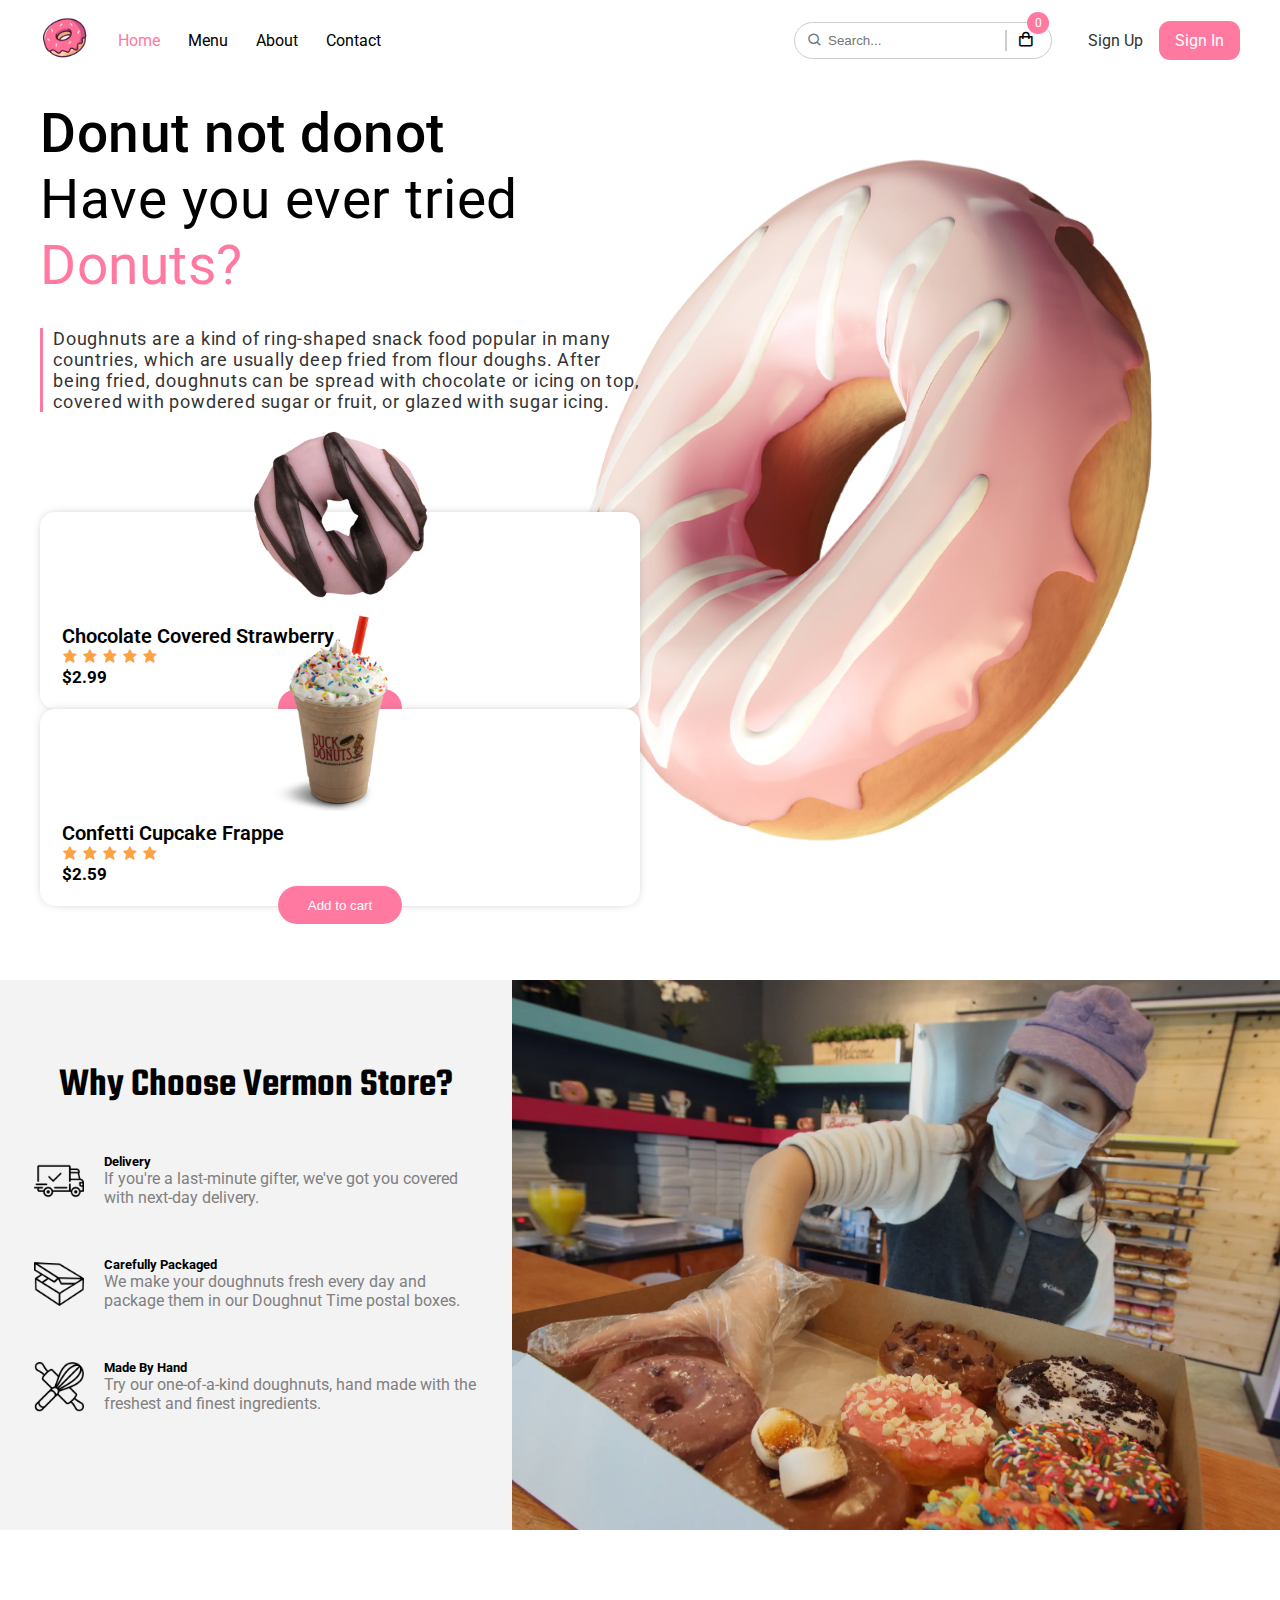
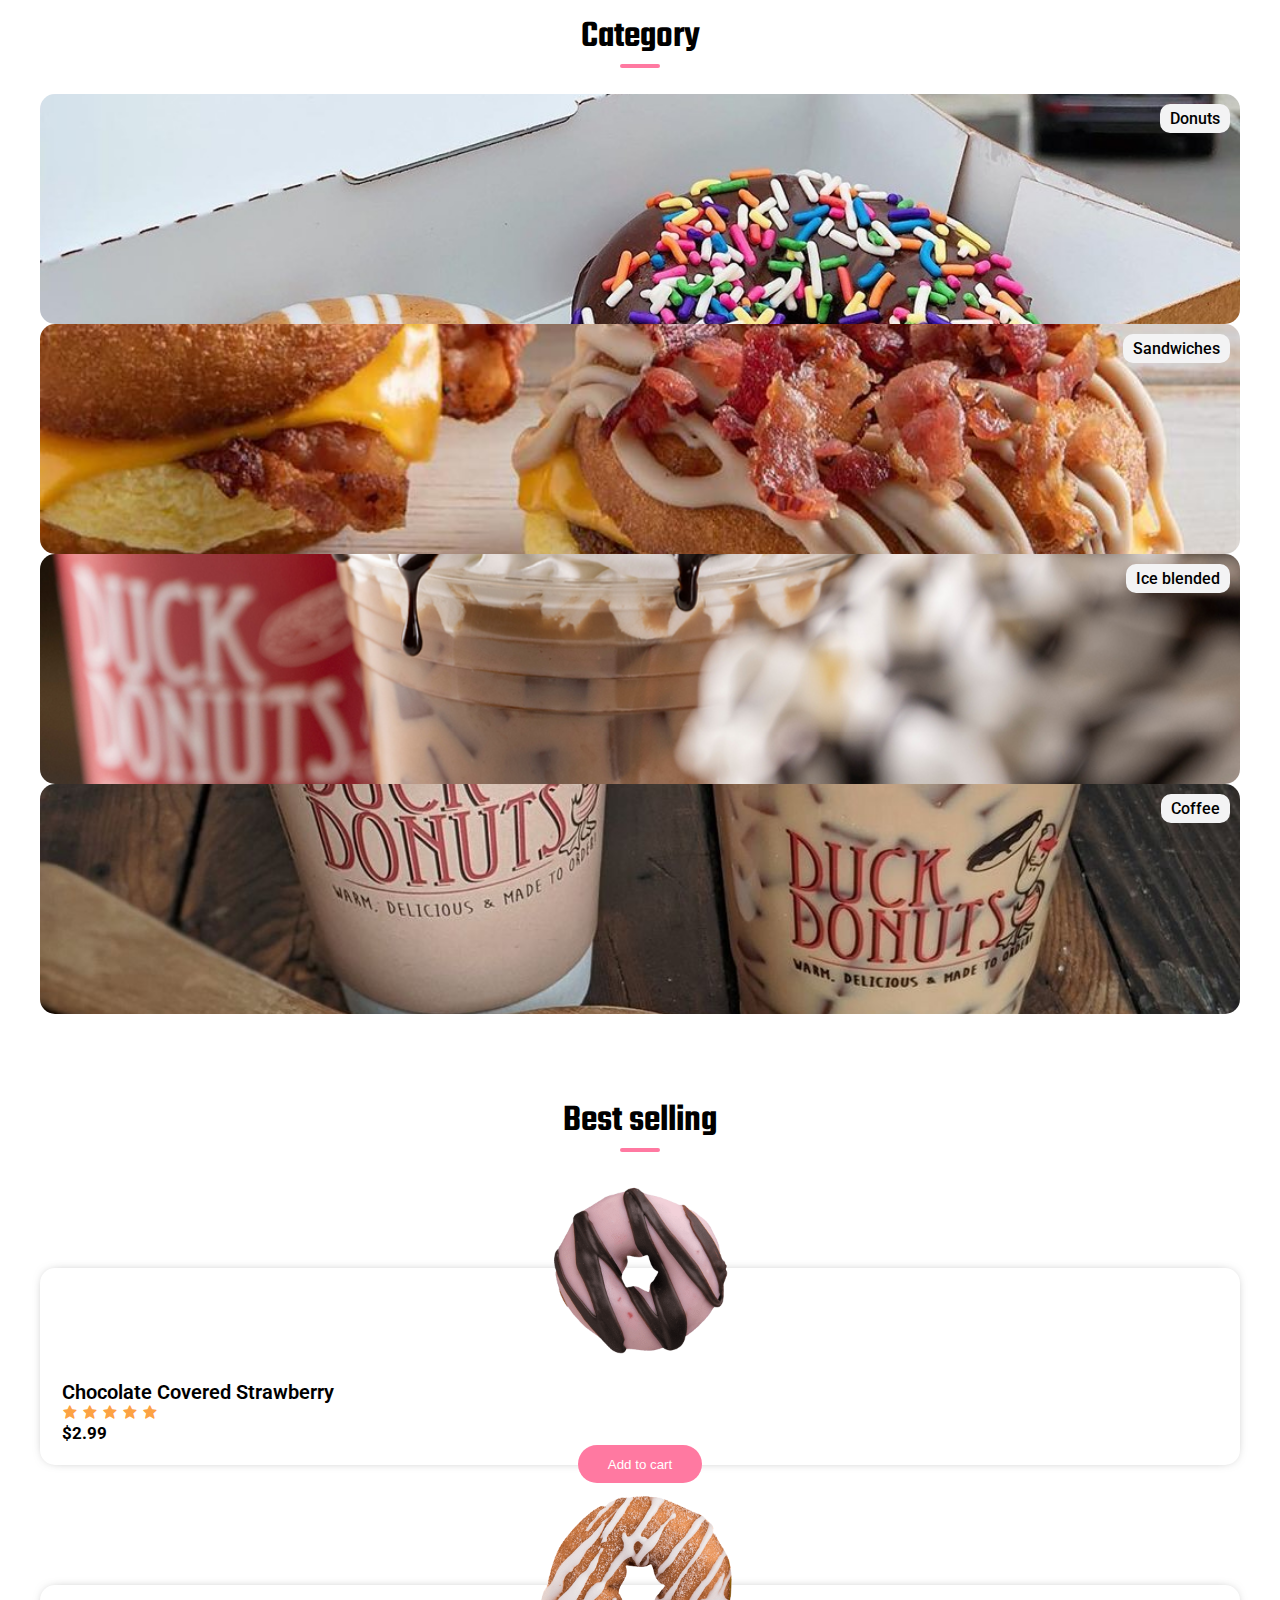
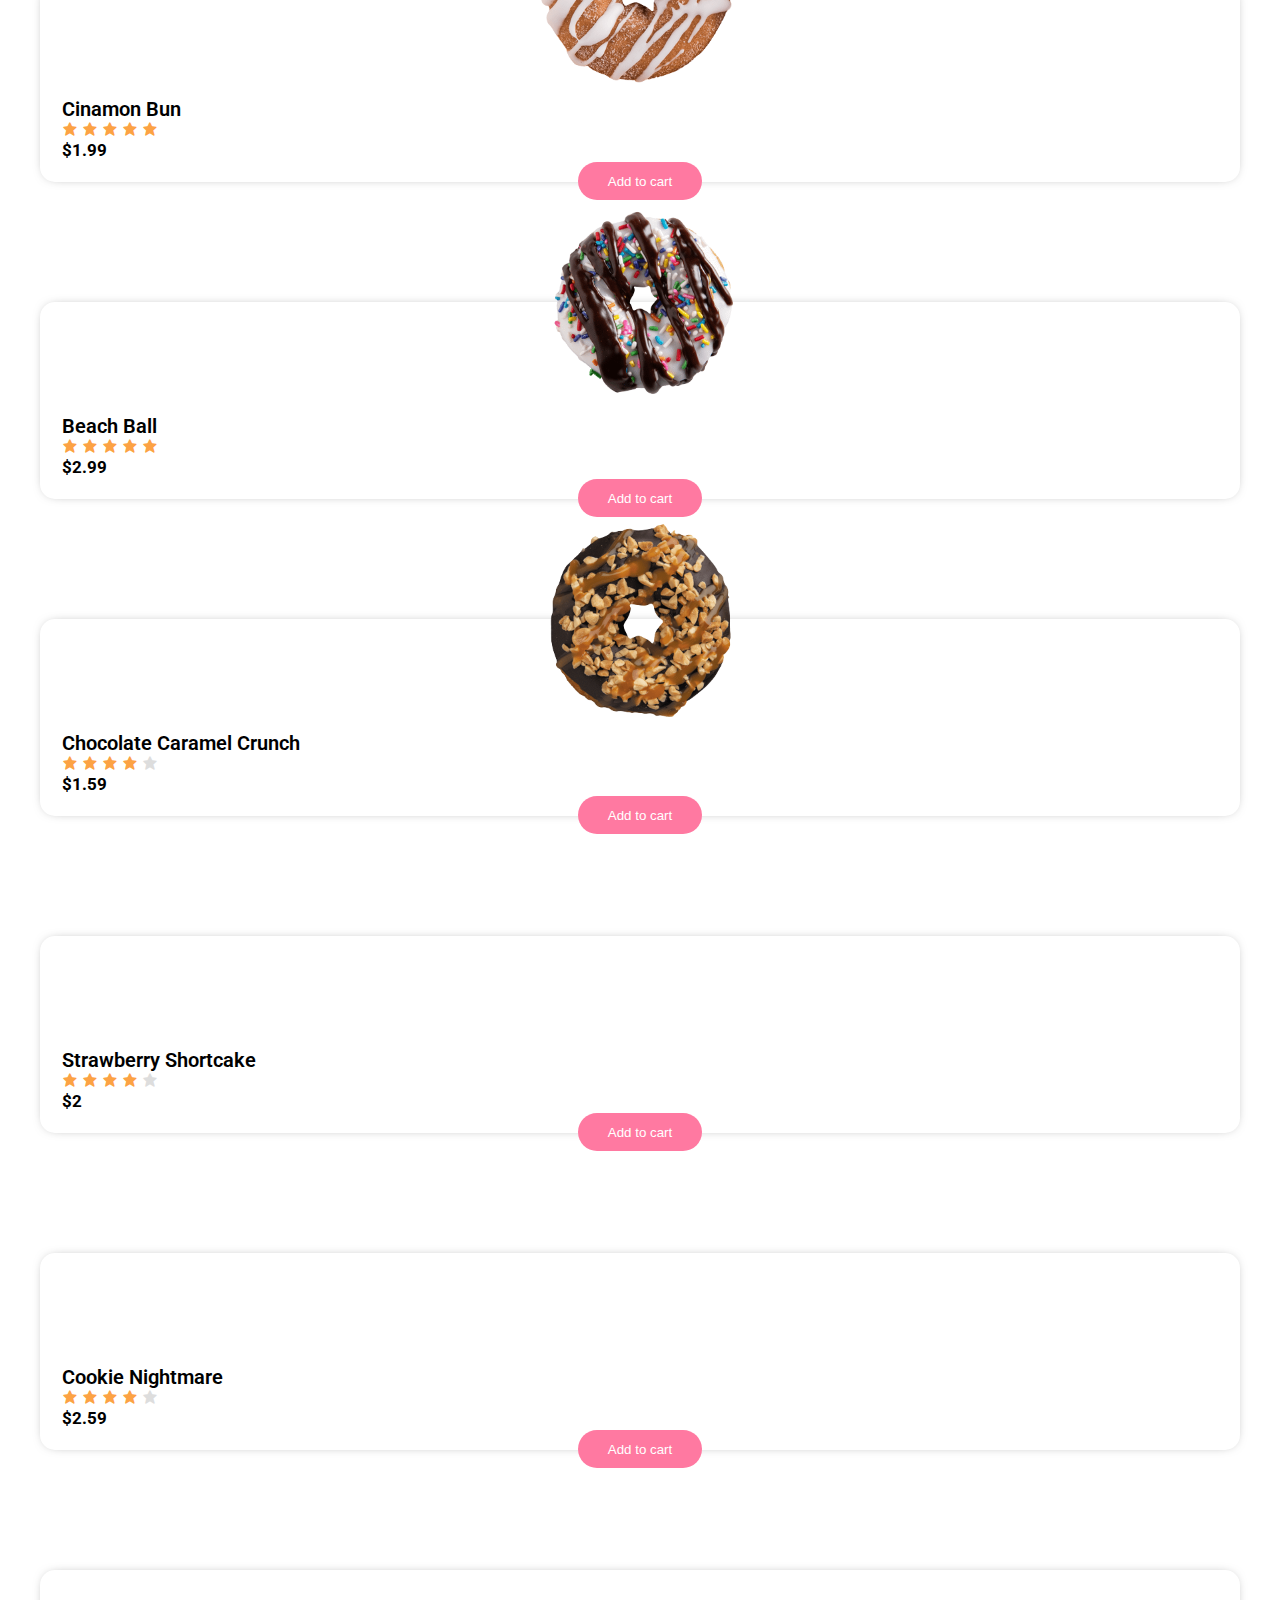
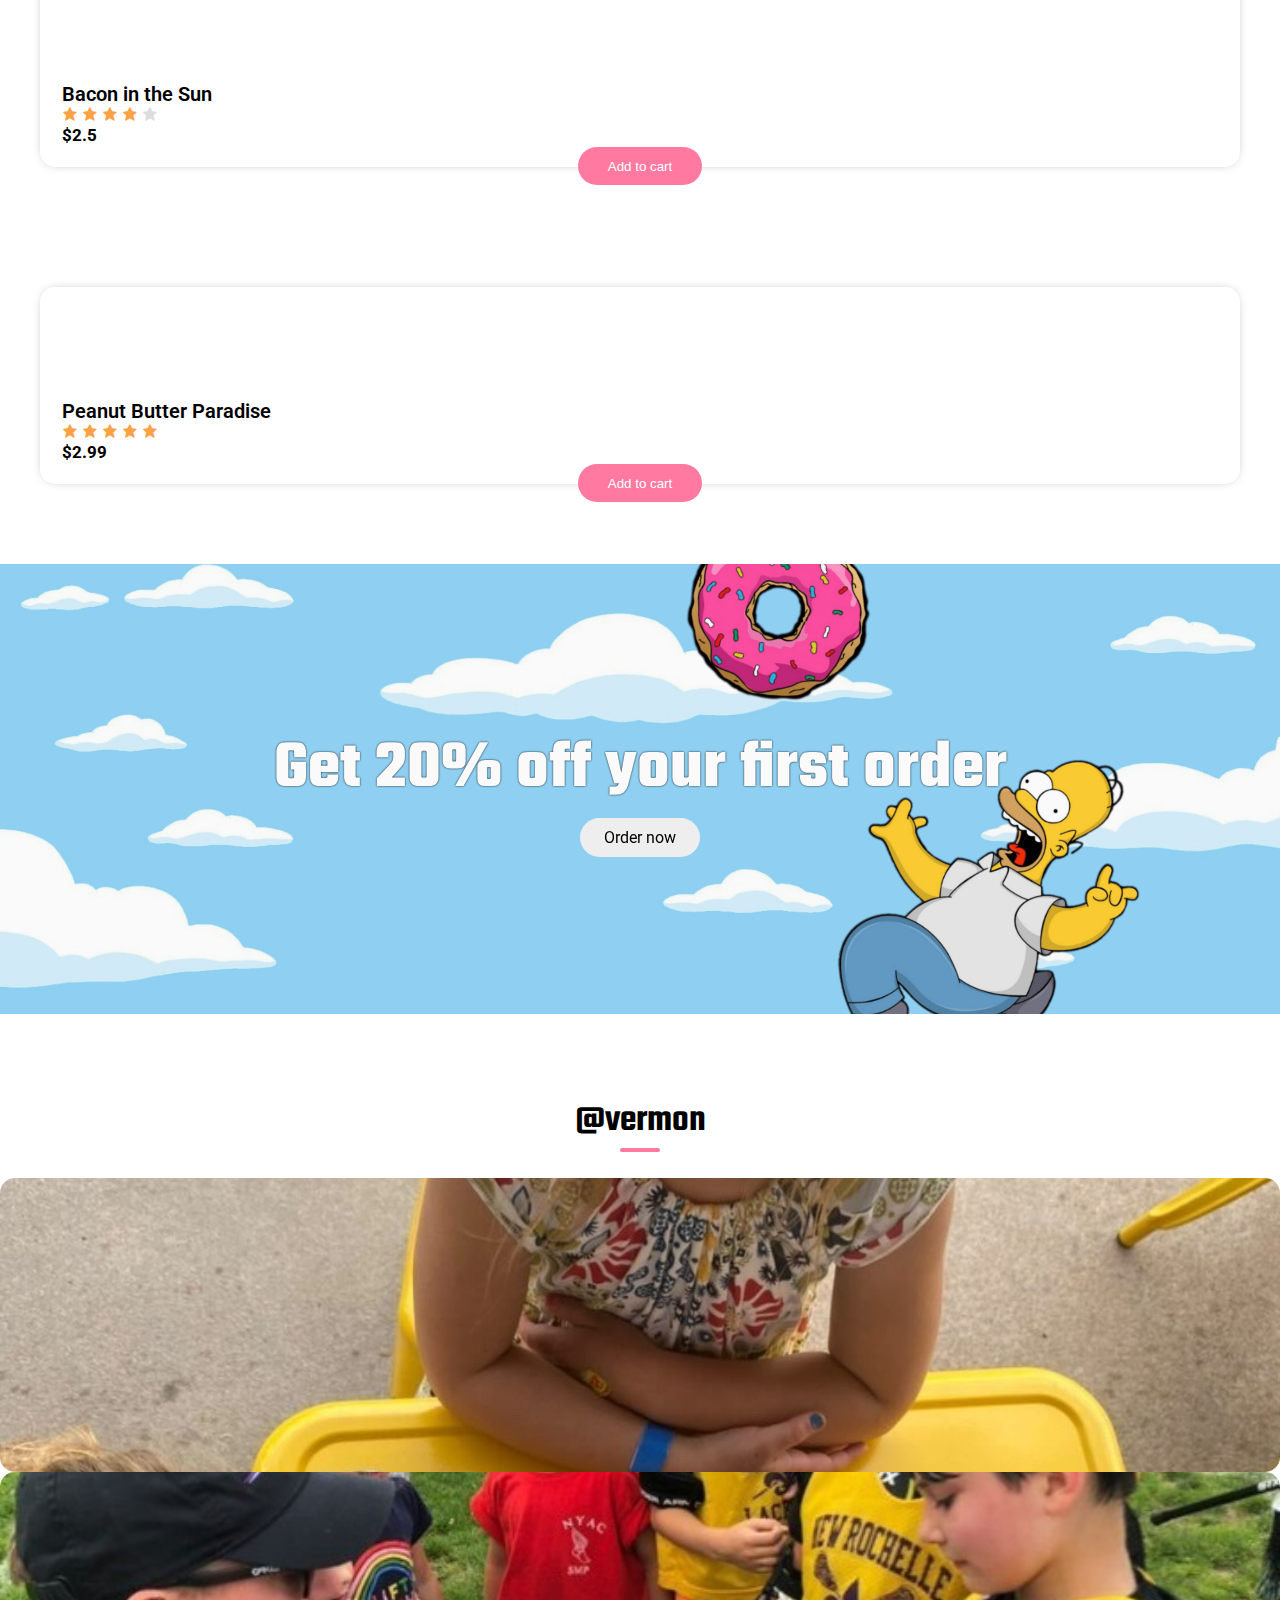
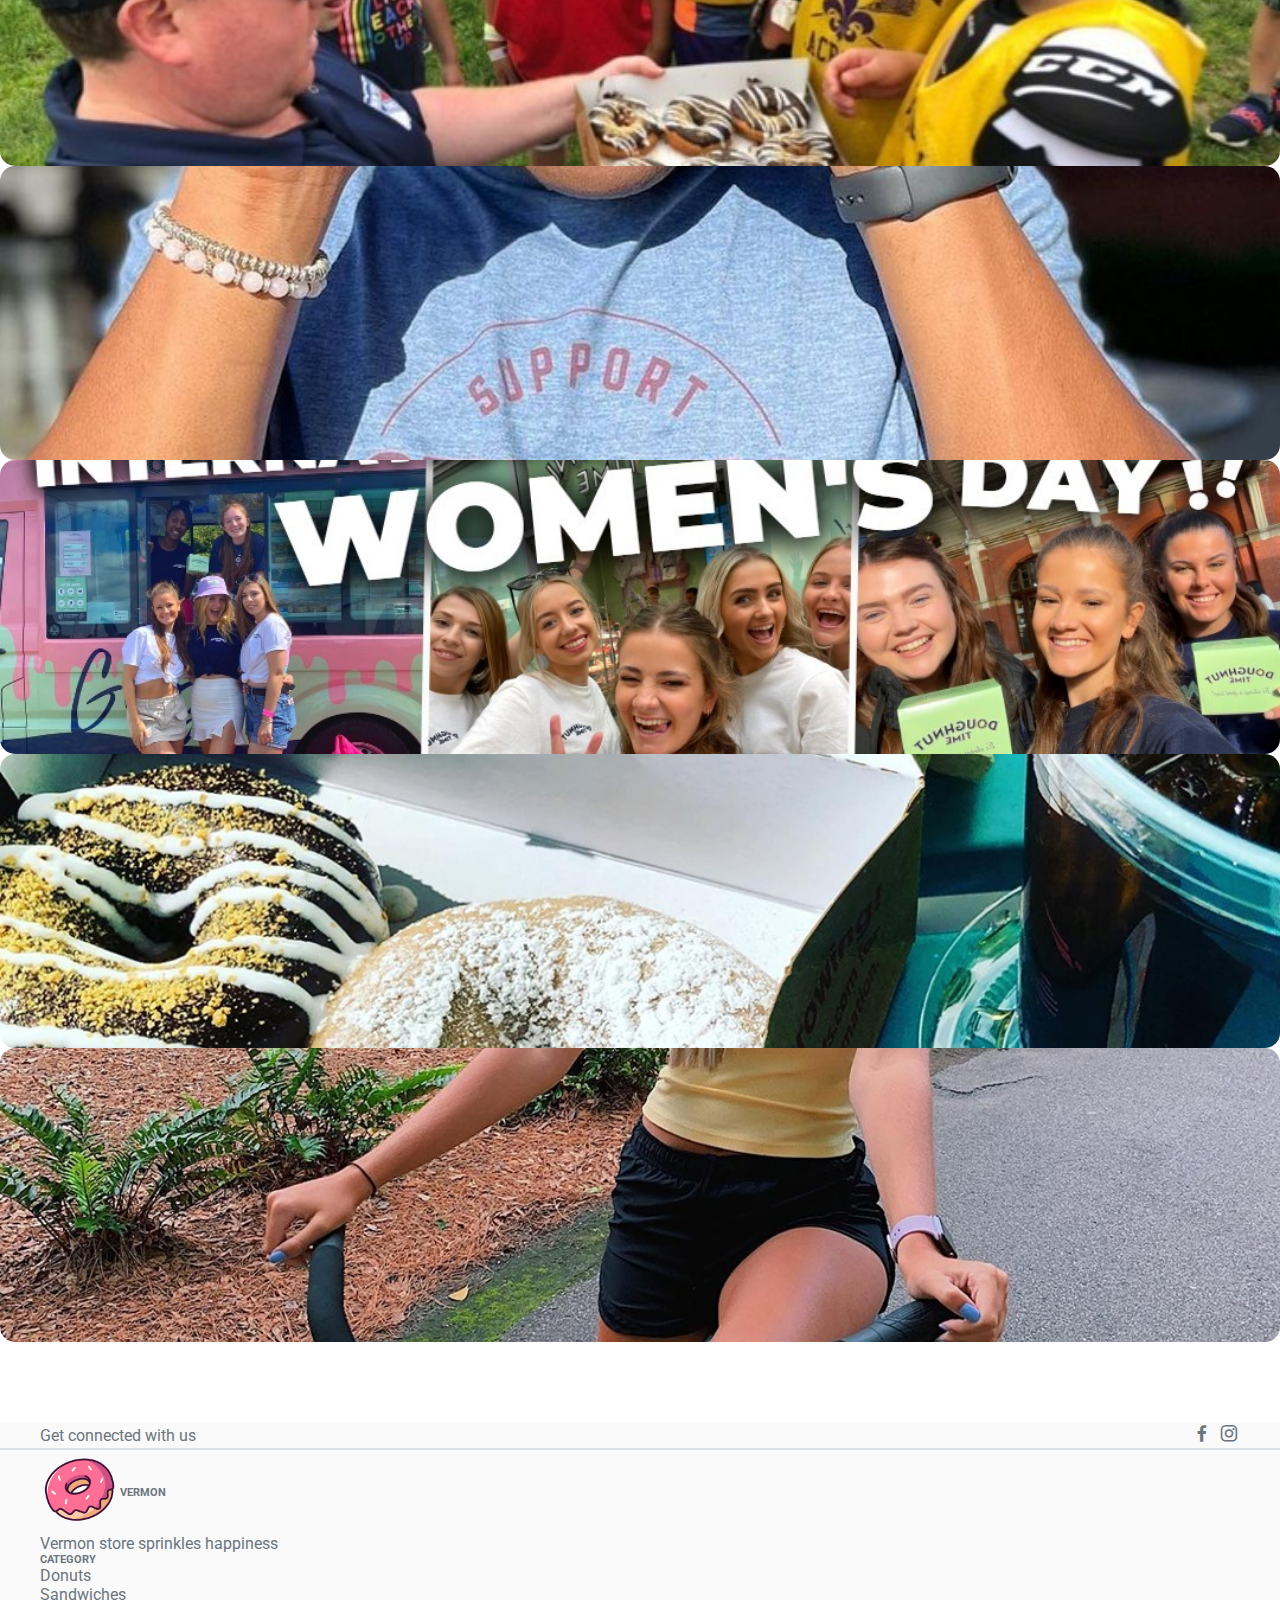
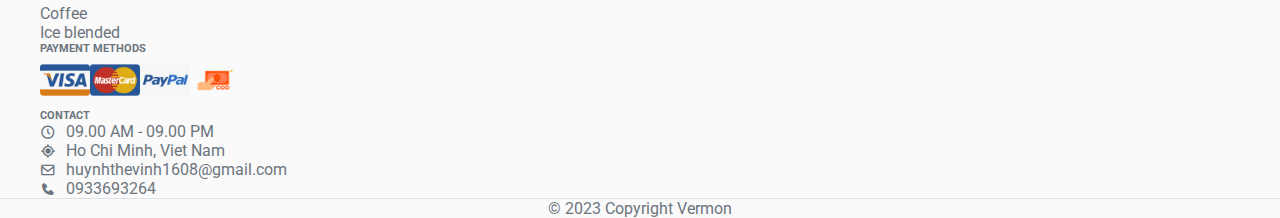
<file: index.html>
<!DOCTYPE html>
<html lang="en">
<head>
    <meta charset="UTF-8">
    <meta http-equiv="X-UA-Compatible" content="IE=edge">
    <meta name="viewport" content="width=device-width, initial-scale=1.0">
    <link rel="shortcut icon" href="./assets/img/donut-logo.png" type="image/x-icon">

    <!-- CSS -->
    <link rel="stylesheet" href="./css/base.css">
    <link rel="stylesheet" href="./css/style.css">
    <link rel="stylesheet" href="./css/header.css">
    <link rel="stylesheet" href="./css/banner.css">
    <link rel="stylesheet" href="./css/content.css">
    <link rel="stylesheet" href="./css/card.css">
    <link rel="stylesheet" href="./css/footer.css">
    <link rel="stylesheet" href="./css/addToCart.css">
    <link rel="stylesheet" href="./css/menuSidebar.css">

    <!-- box icon -->
    <link href='https://unpkg.com/boxicons@2.1.4/css/boxicons.min.css' rel='stylesheet'>

    <!-- Google fonts -->
    <link rel="preconnect" href="https://fonts.googleapis.com">
    <link rel="preconnect" href="https://fonts.gstatic.com" crossorigin>
    <link href="https://fonts.googleapis.com/css2?family=Roboto:ital,wght@0,400;0,500;0,700;0,900;1,300;1,400;1,500;1,700;1,900&family=Sigmar+One&family=Teko:wght@300;400;500;600;700&display=swap" rel="stylesheet">

     <!-- Bootstrap CSS -->
     <link href="https://cdn.jsdelivr.net/npm/bootstrap@5.0.2/dist/css/bootstrap.min.css" rel="stylesheet" integrity="sha384-EVSTQN3/azprG1Anm3QDgpJLIm9Nao0Yz1ztcQTwFspd3yD65VohhpuuCOmLASjC" crossorigin="anonymous">

    <title>Vermon | Donut store</title>
</head>
<body>
    <main>
        <div id="overlay"></div>

        <div id="menu">
            <header class="menu__header">
                <div class="menu__nav-auth">
                </div>

                <button id="menu-close-btn" class="menu__close-btn">
                    <i class='bx bx-x-circle'></i>
                </button>
            </header>

            <div class="menu__body">
                <ul class="menu__nav-list">
                    <li class="menu__nav-item menu__nav-item--active">
                        
                        <a class="menu__nav-link" href="./index.html">
                            <i class='menu_nav-icon bx bx-home'></i>
                            <span>Home</span>
                        </a>
                    </li>
                    <li class="menu__nav-item">
                        <a class="menu__nav-link" href="./menu.html">
                            <i class='menu_nav-icon bx bx-food-menu' ></i>
                            <span>Menu</span>
                        </a>
                    </li>
                    <li class="menu__nav-item">
                        <a class="menu__nav-link" href="./about.html">
                            <i class='menu_nav-icon bx bx-info-circle'></i>
                            <span>About</span>
                        </a>
                    </li>
                    <li class="menu__nav-item">
                        <a class="menu__nav-link" href="#footer">
                            <i class='menu_nav-icon bx bx-phone'></i>
                            <span>Contact</span>
                        </a>
                    </li>
                    <div class="menu__nav-sign-out">
                        
                    </div>

                </ul>
            </div>
        </div>

        <div class="wrapper">
            <header id="header">
                <div class="container">
                    <nav id="nav">
                        <div class="nav__navigate">
                            <button id="menu-btn" class="nav__menu-btn">
                                <i class='bx bx-menu'></i>
                            </button>

                            <a href="./index.html">
                                <img class="nav__logo" src="./assets/img/donut-logo.png" alt="">
                               
                            </a>
                            <ul class="nav__list">
                                <li class="nav__item  nav__item--active">
                                    <a href="./index.html">Home</a>
                                </li>
                                <li class="nav__item">
                                    <a href="./menu.html">Menu</a>
                                </li>
                                <li class="nav__item">
                                    <a href="./about.html">About</a>
                                </li>
                                <li class="nav__item">
                                    <a href="#footer">Contact</a>
                                </li>
                            </ul>
  
                        </div>

                        <div class="nav__actions">
                            <div class="nav__product-bar">
                                <div class="search">
                                    <i class='bx bx-search search__icon'></i>
                                    <input class="search__input" spellcheck="false" placeholder="Search..." type="text">
                                </div>

                                <div class="nav__cart">
                                    <a href="./cart.html" id="cart-btn" class="nav__cart-btn">
                                        <i class='cart-icon bx bx-shopping-bag'></i>
    
                                        <span class="quantity nav__cart-badge">
                                            <!-- render quantity -->
                                        </span>
                                    </a>

                                    <div class="preview">
                                        <h3 class="preview__title">Products just added</h3>
    
                                        <ul id="preview-list" class="preview__list">
                                            <!-- render preview cart item -->
                                            
                                        </ul>
                                        <footer id="preview-quantity" class="preview__footer">
                                        </footer>
                                    </div>
                                </div>

                                <!-- Search result -->
                                <div id="result" class="result">
                                    <header class="result__header">
                                        <h5 class="result__title"></h5>
                                        <button class="result__close-btn">
                                            <i class='bx bx-x'></i>
                                        </button>
                                    </header>

                                    <ul id="result-list" class="result-list">
                                        
                                    </ul>
                                </div>
                            </div>

                            <div class="nav__auth">
                                <!-- Render user or buttons -->
                            </div>
                        </div>
                    </nav>
                </div >
                
            </header>
            <div id="banner">
                <div class="container">
                    <div class="banner__inner">
                        <h1 class="banner__caption">
                            <span style="font-weight: 500;">Donut not donot</span> <br />
                            Have you ever tried <br />
                            <span class="banner__main-caption">Donuts?</span>
                        </h1>
                        <p class="banner__desc">
                            Doughnuts are a kind of ring-shaped snack food popular in many countries, 
                            which are usually deep fried from flour doughs. After being fried, 
                            doughnuts can be spread with chocolate or icing on top, 
                            covered with powdered sugar or fruit, or glazed with sugar icing.
                        </p>

                        <div class="banner__outlet">
                            <div id="outlet" class="row"> 
                                <!-- Render outlet product from JS -->
                            </div>
                        </div>
                    </div> 
                </div>
            </div>
        </div>
       
        <div id="content">
            <div>
                <!-- Service -->
                <section class="content__section">
                    <div class="content__banner">
                        <div class="content__info">
                            <h2>Why Choose Vermon Store?</h2>
                            <ul class="service">
                                <li class="service__item">
                                    <img class="service__img" src="./assets/img/icons/shipped.png" alt="">
                                    <div class="service__info">
                                        <h5>Delivery</h5>
                                        <p>If you're a last-minute gifter, we've got you covered with next-day delivery.</p>
                                    </div>
                                </li>
                                <li class="service__item">
                                    <img class="service__img" src="./assets/img/icons/box.png" alt="">
                                    <div class="service__info">
                                        <h5>Carefully Packaged</h5>
                                        <p>We make your doughnuts fresh every day and package them in our Doughnut Time postal boxes.</p>
                                    </div>
                                </li>
                                <li class="service__item">
                                    <img class="service__img" src="./assets/img/icons/baking.png" alt="">
                                    <div class="service__info">
                                        <h5>Made By Hand</h5>
                                        <p>Try our one-of-a-kind doughnuts, hand made with the freshest and finest ingredients.</p>
                                    </div>
                                </li>
                            </ul>
                            <!-- <div>
                                <button class="primary-btn">Order Now</button>
                            </div> -->
                        </div>
                        <img class="content__img" src="./assets/img/donut-girl-background.jpg" />
                        
                    </div>
                </section>

                <!-- Category -->
                <section class="content__section container">
                    <h2 class="content__title">Category</h2>
                    <div class="content__product">
                        <div class="row category-scroll-x">
                            <div class="col-lg-3 col-md-6 col-sm-6 col-12 mb-4">
                                <div class="card__category">
                                   <a href="./menu.html#donut">
                                        <div class="card__category-img">
                                            <img src="./assets/img/category/donuts.jpg" alt="">

                                            <div class="card__category-info">
                                                <h4 class="card__category-name">Donuts</h4>
                                            </div>
                                        </div>
                                   </a>
                                </div>
                            </div>
                            <div class="col-lg-3 col-md-6 col-sm-6 col-12 mb-4">
                                <div class="card__category">
                                   <a href="./menu.html#sandwich">
                                        <div class="card__category-img">
                                            <img src="./assets/img/category/sandwiches.jpg" alt="">
                                            <div class="card__category-info">
                                                <h4 class="card__category-name">Sandwiches</h4>
                                            </div>
                                        </div>
                                   </a>
                                </div>
                            </div>
                            <div class="col-lg-3 col-md-6 col-sm-6 col-12 mb-4">
                                <div class="card__category">
                                   <a href="./menu.html#ice-blended">
                                        <div class="card__category-img">
                                            <img src="./assets/img/category/ice-blended.jpg" alt="">
                                            <div class="card__category-info">
                                                <h4 class="card__category-name">Ice blended</h4>
                                            </div>
                                        </div>
                                   </a>
                                </div>
                            </div>
                            <div class="col-lg-3 col-md-6 col-sm-6 col-12 mb-4">
                                <div class="card__category">
                                   <a href="./menu.html#coffee">
                                        <div class="card__category-img">
                                            <img src="./assets/img/category/coffee.jpg" alt="">
                                            <div class="card__category-info">
                                                <h4 class="card__category-name">Coffee</h4>
                                            </div>
                                        </div>
                                   </a>
                                </div>
                            </div>
                            
                        </div>
                    </div>
                </section>

               <!-- Best seller -->
               <section class="content__section container">
                    <h2 class="content__title">Best selling</h2>
                    <div class="content__product content__card">
                        <div id="best-seller" class="row">
                            <!-- Render Best Seller Product  -->
                        </div>
                    </div>
               </section>
               

                <!-- Offer -->
               <section class="content__section">
                    <div class="offer">
                        <h3 class="offer__title">Get 20% off your first order</h3>
                        <a href="./cart.html" class="primary-btn offer-btn">Order now</a>
                    </div>
               </section>

               <!-- Activities on insta -->
               <section class="content__section container-fluid">
                    <h2 class="content__title">@vermon</h2>
                    <div class="content__gallery">
                        <div class="row">
                            <div class="col-lg-2 col-md-4 col-sm-4 col-6 mb-4">
                                <a href="https://www.instagram.com/vermon.js/" target="__blank">
                                    <div class="card__gallery">
                                        <img class="card__gallery-img" src="./assets/img/instagram/insta-1.jpg" alt="">
                                        <div class="card__gallery-overlay">
                                            <i class='card__gallery-icon bx bxl-instagram'></i>
                                            
                                        </div>
                                    </div>
                                </a>
                            </div>
                            <div class="col-lg-2 col-md-4 col-sm-4 col-6 mb-4">
                                <a href="https://www.instagram.com/vermon.js/" target="__blank">
                                    <div class="card__gallery">
                                        <img class="card__gallery-img" src="./assets/img/instagram/insta-2.jpg" alt="">
                                        <div class="card__gallery-overlay">
                                            <i class='card__gallery-icon bx bxl-instagram'></i>
                                            
                                        </div>
                                    </div>
                                </a>
                            </div>
                            <div class="col-lg-2 col-md-4 col-sm-4 col-6 mb-4">
                                <a href="https://www.instagram.com/vermon.js/" target="__blank">
                                    <div class="card__gallery">
                                        <img class="card__gallery-img" src="./assets/img/instagram/insta-3.jpg" alt="">
                                        <div class="card__gallery-overlay">
                                            <i class='card__gallery-icon bx bxl-instagram'></i>
                                            
                                        </div>
                                    </div>
                                </a>
                            </div>
                            <div class="col-lg-2 col-md-4 col-sm-4 col-6 mb-4">
                                <a href="https://www.instagram.com/vermon.js/" target="__blank">
                                    <div class="card__gallery">
                                        <img class="card__gallery-img" src="./assets/img/instagram/insta-4.jpg" alt="">

                                        <div class="card__gallery-overlay">
                                            <i class='card__gallery-icon bx bxl-instagram'></i>
                                            
                                        </div>
                                    </div>
                                </a>
                            </div>
                            <div class="col-lg-2 col-md-4 col-sm-4 col-6 mb-4">
                                <a href="https://www.instagram.com/vermon.js/" target="__blank">
                                    <div class="card__gallery">
                                        <img class="card__gallery-img" src="./assets/img/instagram/insta-5.jpg" alt="">

                                        <div class="card__gallery-overlay">
                                            <i class='card__gallery-icon bx bxl-instagram'></i>
                                            
                                        </div>
                                    </div>
                                </a>
                            </div>
                            <div class="col-lg-2 col-md-4 col-sm-4 col-6 mb-4">
                                <a href="https://www.instagram.com/vermon.js/" target="__blank">
                                    <div class="card__gallery">
                                        <img class="card__gallery-img" src="./assets/img/instagram/insta-6.jpg" alt="">

                                        <div class="card__gallery-overlay">
                                            <i class='card__gallery-icon bx bxl-instagram'></i>
                                            
                                        </div>
                                    </div>
                                </a>
                            </div>
                        </div>
                    </div>
               </section>
            </div>
        </div>

        <footer id="footer">
            <section class="connect">
                <div class="connect__inner container p-4">
                    <div >
                        <span>Get connected with us</span>
                    </div>
                    <div>
                        <a class="connect__link me-3" target="__blank" href="https://www.facebook.com/iamvinhhuynh" > 
                            <i class='bx bxl-facebook'></i>
                        </a>
                        <a class="connect__link me-3" target="__blank" href="https://www.instagram.com/vermon.js/"> 
                            <i class='bx bxl-instagram'></i>
                        </a>
                    
                    </div>
                </div>
            </section>

            <section class="info container mt-5">
                <div class="row ">
                    <div class="col-md-3 col-lg-3 mb-4">
                        <div class="info__brand">
                            <div class="info__logo mb-2">
                                <a href="./index.html">
                                    <img width="80px" height="80px" src="./assets/img/donut-logo.png" alt="">
                                </a>
                                <h6 class="info__title">
                                  <i class="fas fa-gem me-2"></i>Vermon
                                </h6>
                            </div>
                            <p>
                              Vermon store sprinkles happiness
                            </p>
                        </div>
                    </div>

                    <div class="col-md-2 col-lg-2 mb-4 mx-auto">
                        <h6 class="info__title mb-4">
                            Category
                          </h6>
                          <p>
                            <a href="./menu.html#donut">Donuts</a>
                          </p>
                          <p>
                            <a href="./menu.html#sandwich">Sandwiches</a>
                          </p>
                          <p>
                            <a href="./menu.html#coffee">Coffee</a>
                          </p>
                          <p>
                            <a href="./menu.html#ice-blended">Ice blended</a>
                          </p>
                    </div>

                    <div class="col-md-3 col-lg-2 mb-4 mx-auto">
                        <h6 class="info__title mb-4">
                            Payment methods
                        </h6>
                        <ul class="info__payment">
                            <li class="me-3" title="visa">
                                <img class="info__payment-img" src="./assets/img/payment/visa.png" alt="">
                            </li>
                            <li class="me-3" title="master card">
                                <img class="info__payment-img" src="./assets/img/payment/master.png" alt="">
                            </li>
                            <li class="me-3" title="paypal">
                                <img class="info__payment-img" src="./assets/img/payment/paypal.png" alt="">
                            </li>
                            <li title="cash">
                                <img class="info__payment-img" src="./assets/img/payment/cod.png" alt="">
                            </li>
                        </ul>
                    </div>
                    <div class="col-md-4 col-lg-3 mb-4 mx-auto">
                        <h6 class="info__title mb-4">Contact</h6>
                        <p class="info__contact"><i class='bx bx-time-five'></i> 09.00 AM - 09.00 PM</p>
                        <p class="info__contact"><i class='bx bx-current-location' ></i>Ho Chi Minh, Viet Nam</p>
                        <p class="info__contact">
                            <i class='bx bx-envelope' ></i>
                            <span>huynhthevinh1608@gmail.com</span>
                        </p>
                        <p class="info__contact"><i class='bx bxs-phone'></i> 0933693264</p>
                    </div>
                </div>

            </section>
            
            <section class="copyright p-3">
                © 2023 Copyright
                <a target="__blank" class="fw-bold" href="https://github.com/vinbuddy">Vermon</a>
            </section>
        </footer>
    </main>

    <script src="./js/index.js" type="module"></script>
</body>
</html>
</file>
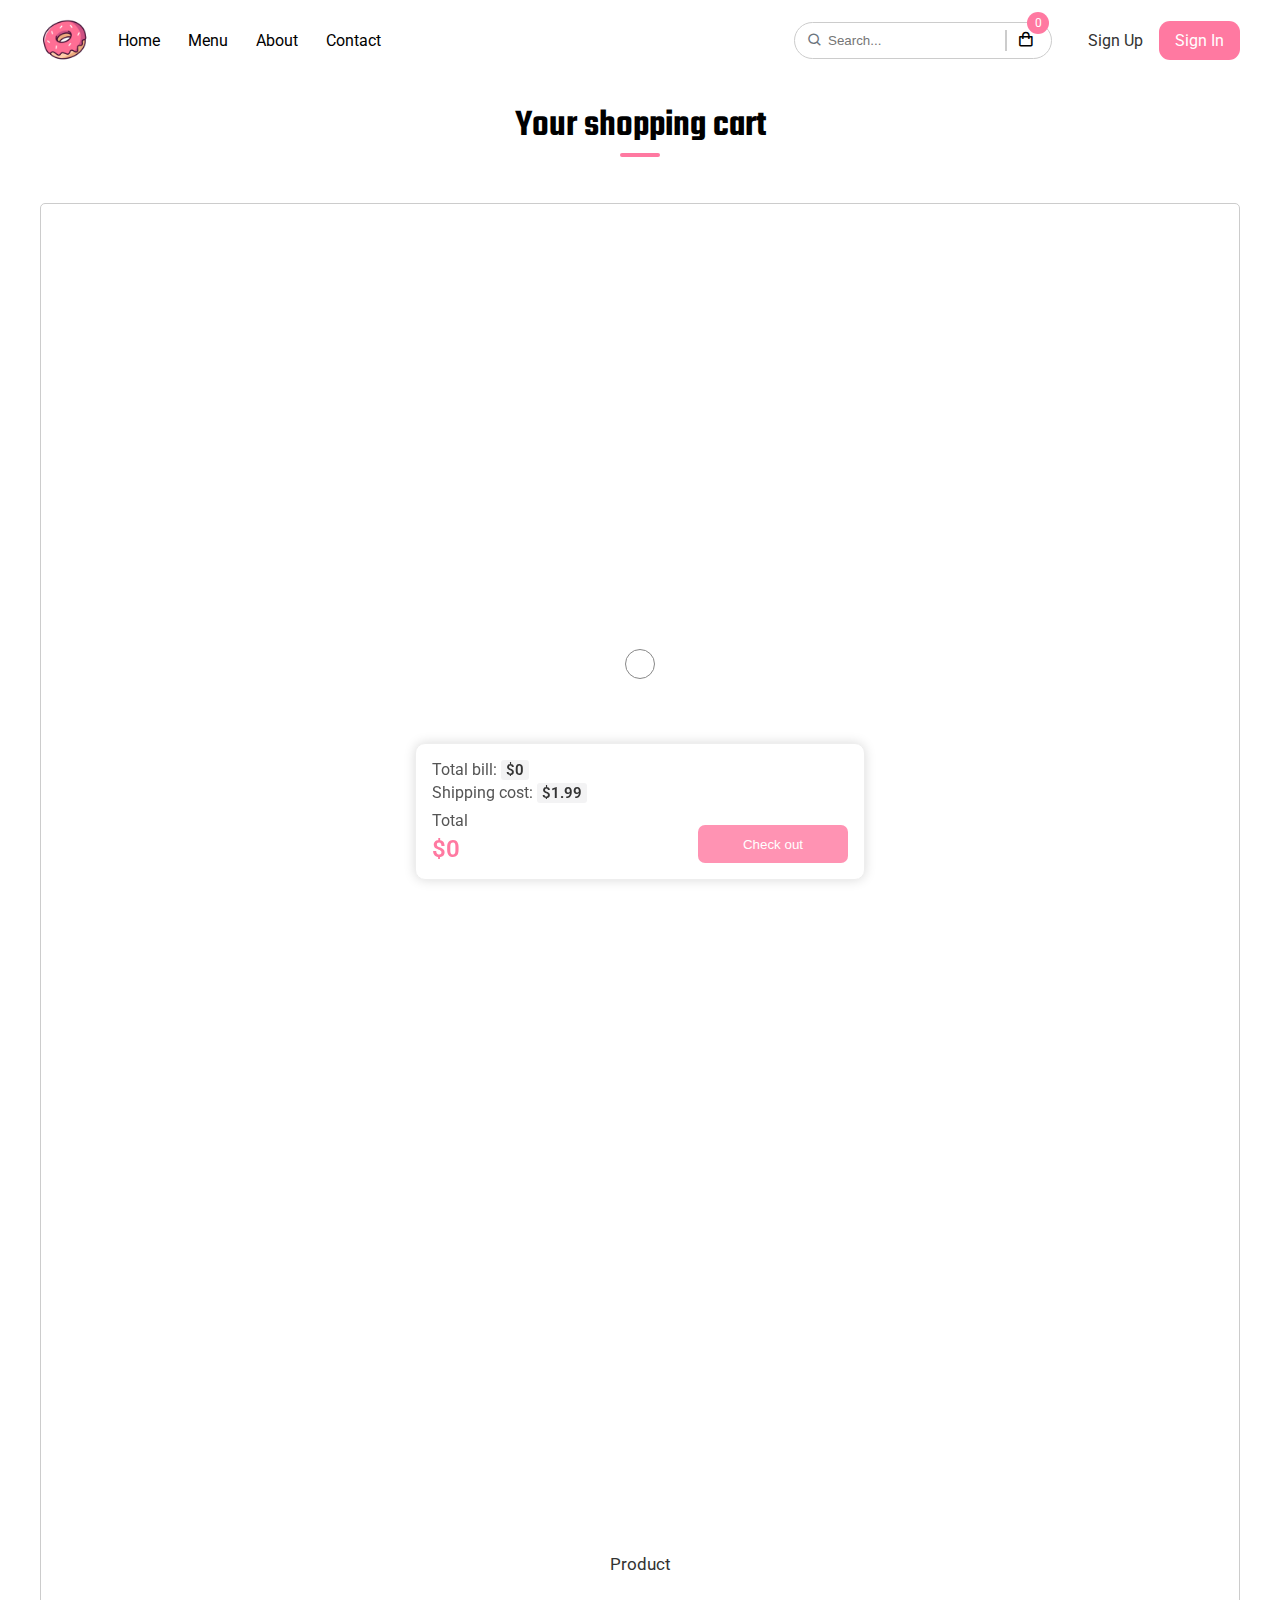
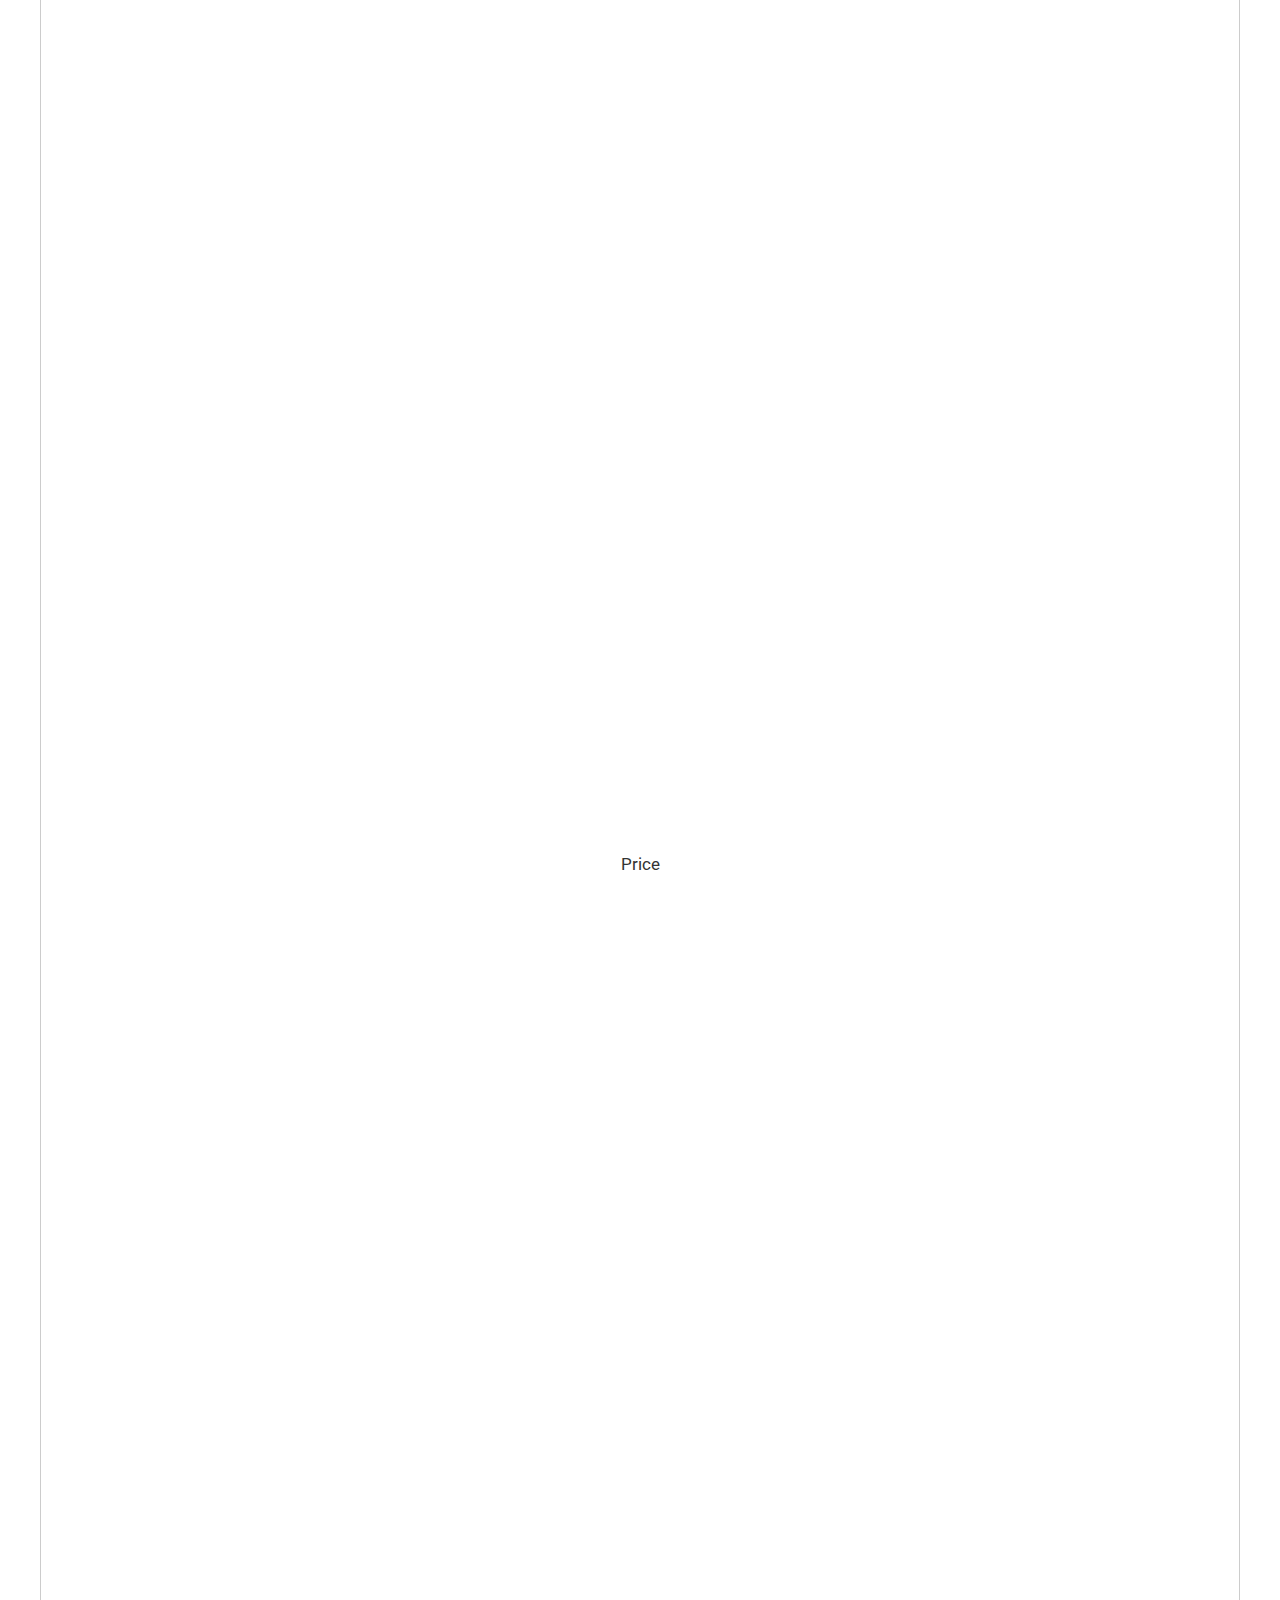
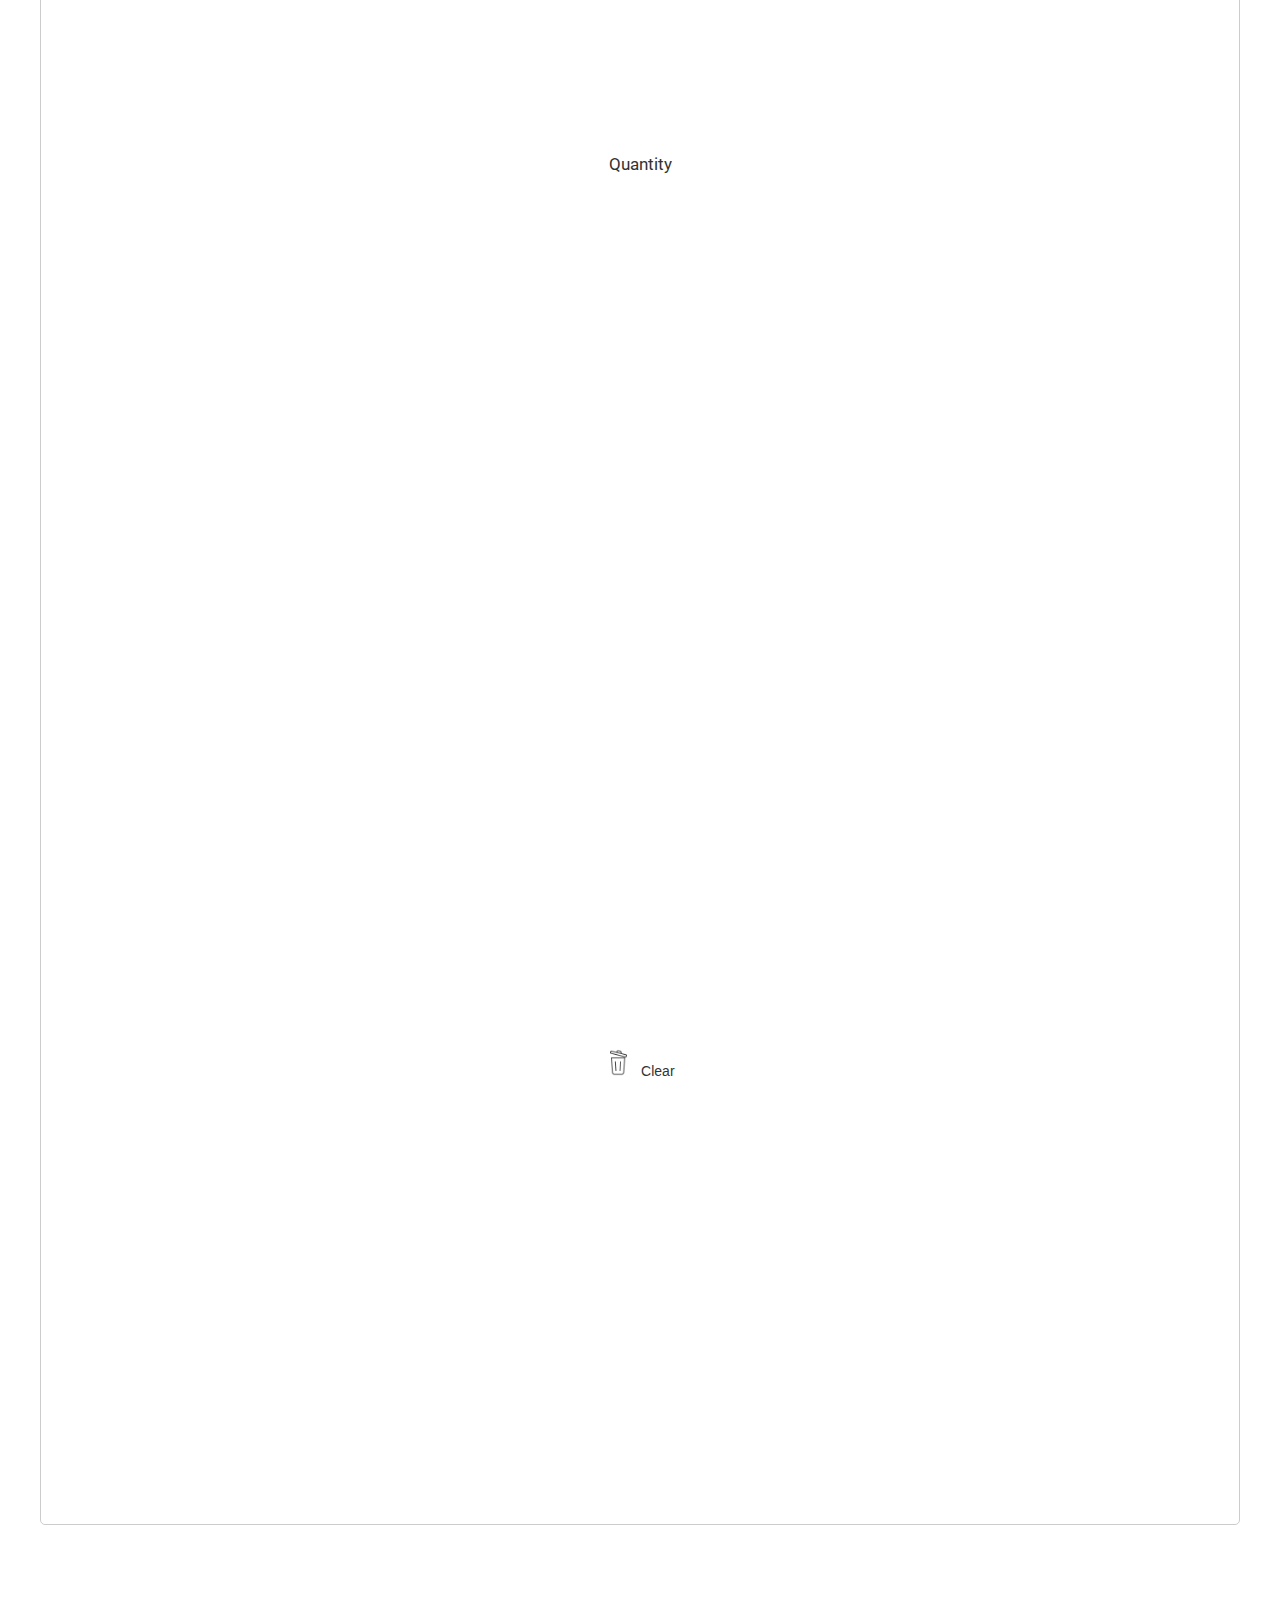
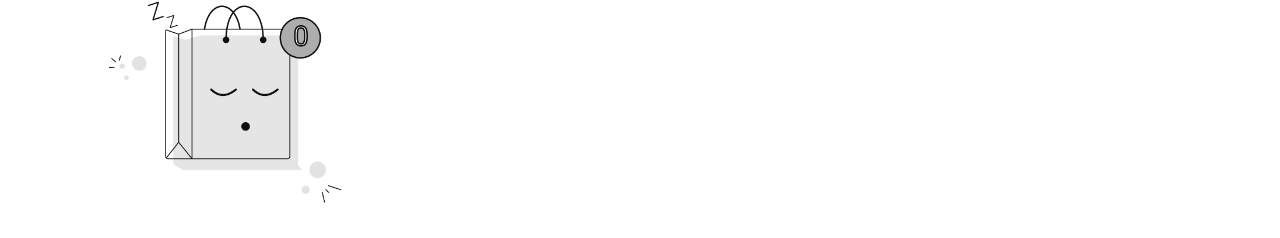
<file: cart.html>
d<!DOCTYPE html>
<html lang="en">
<head>
    <meta charset="UTF-8">
    <meta http-equiv="X-UA-Compatible" content="IE=edge">
    <meta name="viewport" content="width=device-width, initial-scale=1.0">
    <link rel="shortcut icon" href="./assets/img/donut-logo.png" type="image/x-icon">

    <!-- CSS -->
    <link rel="stylesheet" href="./css/base.css">
    <link rel="stylesheet" href="./css/style.css">
    <link rel="stylesheet" href="./css/header.css">
    <link rel="stylesheet" href="./css/content.css">
    <link rel="stylesheet" href="./css/card.css">
    <link rel="stylesheet" href="./css/footer.css">
    <link rel="stylesheet" href="./css/menuSidebar.css">
    <link rel="stylesheet" href="./css/form.css">
    <link rel="stylesheet" href="./css/cart.css">

    <!-- box icon -->
    <link href='https://unpkg.com/boxicons@2.1.4/css/boxicons.min.css' rel='stylesheet'>

    <!-- Google fonts -->
    <link rel="preconnect" href="https://fonts.googleapis.com">
    <link rel="preconnect" href="https://fonts.gstatic.com" crossorigin>
    <link href="https://fonts.googleapis.com/css2?family=Roboto:ital,wght@0,400;0,500;0,700;0,900;1,300;1,400;1,500;1,700;1,900&family=Sigmar+One&family=Teko:wght@300;400;500;600;700&display=swap" rel="stylesheet">

     <!-- Bootstrap CSS -->
     <link href="https://cdn.jsdelivr.net/npm/bootstrap@5.0.2/dist/css/bootstrap.min.css" rel="stylesheet" integrity="sha384-EVSTQN3/azprG1Anm3QDgpJLIm9Nao0Yz1ztcQTwFspd3yD65VohhpuuCOmLASjC" crossorigin="anonymous">

    <title>Cart | Donut store</title>
</head>
<body>
    <main>
        <div id="overlay"></div>
        

        <div id="menu">
            <header class="menu__header">
                <div class="menu__nav-auth">
                </div>

                <button id="menu-close-btn" class="menu__close-btn">
                    <i class='bx bx-x-circle'></i>
                </button>
            </header>

            <div class="menu__body">
                <ul class="menu__nav-list">
                    <li class="menu__nav-item ">
                        
                        <a class="menu__nav-link" href="./index.html">
                            <i class='menu_nav-icon bx bx-home'></i>
                            <span>Home</span>
                        </a>
                    </li>
                    <li class="menu__nav-item">
                        <a class="menu__nav-link" href="./menu.html">
                            <i class='menu_nav-icon bx bx-food-menu' ></i>
                            <span>Menu</span>
                        </a>
                    </li>
                    <li class="menu__nav-item">
                        <a class="menu__nav-link" href="./about.html">
                            <i class='menu_nav-icon bx bx-info-circle'></i>
                            <span>About</span>
                        </a>
                    </li>
                    <li class="menu__nav-item">
                        <a class="menu__nav-link" href="#footer">
                            <i class='menu_nav-icon bx bx-phone'></i>
                            <span>Contact</span>
                        </a>
                    </li>
                    <div class="menu__nav-sign-out">
                        
                    </div>

                </ul>
            </div>
        </div>

        <div class="wrapper">
            <header id="header">
                <div class="container">
                    <nav id="nav">
                        <div class="nav__navigate">
                            <button id="menu-btn" class="nav__menu-btn">
                                <i class='bx bx-menu'></i>
                            </button>

                            <a href="./index.html">
                                <img class="nav__logo" src="./assets/img/donut-logo.png" alt="">
                               
                            </a>
                            <ul class="nav__list">
                                <li class="nav__item">
                                    <a href="./index.html">Home</a>
                                </li>
                                <li class="nav__item">
                                    <a href="./menu.html">Menu</a>
                                </li>
                                <li class="nav__item">
                                    <a href="./about.html">About</a>
                                </li>
                                <li class="nav__item">
                                    <a href="#footer">Contact</a>
                                </li>
                            </ul>
  
                        </div>

                        <div class="nav__actions">
                            <div class="nav__product-bar">
                                <div class="search">
                                    <i class='bx bx-search search__icon'></i>
                                    <input class="search__input" spellcheck="false" placeholder="Search..." type="text">
                                </div>

                                <div class="nav__cart">
                                    <a href="./cart.html" id="cart-btn" class="nav__cart-btn">
                                        <i class='cart-icon bx bx-shopping-bag'></i>
    
                                        <span class="quantity nav__cart-badge">
                                            <!-- render quantity -->
                                        </span>
                                    </a>

                                    <div class="preview">
                                        <h3 class="preview__title">Products just added</h3>
    
                                        <ul id="preview-list" class="preview__list">
                                            <!-- render preview cart item -->
                                            
                                        </ul>
                                        <footer id="preview-quantity" class="preview__footer">
                                        </footer>
                                    </div>
                                </div>

                                <!-- Search result -->
                                <div id="result" class="result">
                                    <header class="result__header">
                                        <h5 class="result__title"></h5>
                                        <button class="result__close-btn">
                                            <i class='bx bx-x'></i>
                                        </button>
                                    </header>

                                    <ul id="result-list" class="result-list">
                                        
                                    </ul>
                                </div>
                            </div>

                            <div class="nav__auth">
                                <!-- Render user or buttons -->
                            </div>
                        </div>
                    </nav>
                </div >
                
            </header>
        </div>
       
        <div id="content" class="content">
            <section class="content__section container">
                <h2 class="content__title">Your shopping cart</h2>

                <div class="cart">
                    <header class="cart__header">
                        <div class="row">
                            <div class="col-lg-1 col-md-1 col-sm-6 col-6">
                                <h5 class="cart__header-title justify-content-lg-center justify-content-md-center justify-content-sm-start justify-content-start">
                                    <label id="select-all-btn" title="Seclect all" class="cart__checkbox ">
                                        <i class='cart__check-icon bx bx-check'></i>
                                    </label>
                                </h5>
                            </div>
                            <div class="col-lg-5 col-md-5 d-none d-sm-block d-sm-none d-md-block">
                                <h5 class="cart__header-title">Product</h5>
                            </div>
                            <div class="col-lg-2 col-md-2 d-none d-sm-block d-sm-none d-md-block">
                                <h5 class="cart__header-title">Price</h5>
                            </div>
                            <div class="col-2 col-md-2 d-none d-sm-block d-sm-none d-md-block">
                                <h5 class="cart__header-title">Quantity</h5>
                            </div>
                            <div class="col-2 col-md-2 col-md-1 col-sm-6 col-6">
                                <h5 title="Clear products" class="cart__header-title justify-content-lg-center justify-content-md-center justify-content-sm-end justify-content-end">
                                    <button id="clear-btn" class="d-flex align-items-center">
                                        <img id="clear" src="./assets/img/icons/bin.png" alt="">
                                        <span>Clear</span>
                                    </button>
                                </h5>
                            </div>
                        </div>
                    </header>

                    <div class="cart__body">
                        <div id="cart-list" class="row">
                            <!-- Render cart -->
                            
                        </div>
                        
                    </div>
                </div>

                <div class="checkout">
                    <div class="d-flex align-items-center">
                        <p class="checkout__price">Total bill: <span id="total-bill">$0</span></p>
                        <p class="checkout__price">Shipping cost: <span id="shipping-cost">$1.99</span></p>
                    </div>

                    <div class="checkout__area">
                        <div class="checkout__info">
                            
                            <div class="checkout__total">
                                <p style="margin: 5px 0;">Total</p>
                                <span id="total-pay" class="checkout__total-price">$0</span>
                                
                            </div>
                        </div>
                        <button disabled class="checkout__btn primary-btn">
                            Check out
                        </button>
                    </div>
                </div>
            </section>
        </div>

        <div class="confirm">
            <div class="confirm__forms">
                <form class="form__shipping-address"  id="form-shipping-address" action="">
                    <header class="form__header">
                        <h3 class="form__title">Delivery Info</h3>
                        <button type="button" class="form__close">
                            <i class='bx bx-x'></i>
                        </button>
                    </header>
    
                    <section class="form__group">
                        <label class="form__label" for="">Full name</label>
                        <input autocomplete="on" id="name" name="fullName" class="form__input" type="text" placeholder="Enter your full name">
                        <span class="form__error invalid"></span>
                    </section>
    
                    <section class="form__group">
                        <label class="form__label" for="">Phone number</label>
                        <input autocomplete="on" id="phone" name="phone" class="form__input" type="text" placeholder="Enter your phone number">
                        <span class="form__error invalid"></span>
                    </section>
    
                    <section class="form__group">
                        <label class="form__label" for="">Shipping address</label>
                        <textarea autocomplete="on" id="address" name="address" placeholder="Enter your address" class="form__input form__text"></textarea>
                        <span class="form__error invalid"></span>
                    </section>
    
                    <button id="confirm-info-submit" class="form__submit primary-btn">
                        Continue
                    </button>
                </form>

                <form class="form__order" action="" id="form-order">
                    <header class="form__header">
                        <h3 class="form__title">Order</h3>
                        <button type="button" class="form__close">
                            <i class='bx bx-x'></i>
                        </button>
                    </header>

                    <div class="row">
                        <div class="col-lg-6 col-md-6 col-sm-12 col-12">
                            <section>
                                <header class="form__heading">
                                    <h5>Shipping address</h5>
                                    <button type="button" class="form__edit-btn">
                                        <i class='bx bx-pencil'></i> &nbsp;
                                        <!-- Edit -->
                                    </button>
                                </header>
                                <div class="form__address">
                                    <!-- Render shipping address -->
                                </div>
                           </section>
        
                            <section>
                                <ul class="form__orders">

                                </ul>
                            </section>

                            <section>
                                <div class="form__voucher">
                                    <input class="form__voucher-input" type="text" placeholder="Enter voucher code...">
                                    <div type="button" class="form__voucher-btn">Apply</div>
                                </div>
                                <span style="margin-left: 10px;" class="form__error invalid"></span>
                            </section>
        
                            <section class="mb-lg-0 mb-md-0">
                                <textarea id="note" name="note" placeholder="Note about your order" class="form__input form__text"></textarea>
                            </section>
                        </div>
                        <div class="col-lg-6 col-md-6 col-sm-12 col-12">
                            <section class="mb-lg-0 mb-md-0">
                                <header class="form__heading">
                                    <h5>Total payment</h5>
                                </header>
                                <ul class="form__cost">
                                    <!-- Render -->
                                </ul>
                                <button id="confirm-order-submit" class="form__submit primary-btn">
                                    Place order
                                </button>
                            </section>
                        </div>
                    </div>
                </form>

                <div id="form-bill" class="form__bill" action="">
                   <div class="bill__header">
                        <div class="d-flex align-items-center justify-content-between">
                            <i class='bill__success-icon bx bxs-check-circle'></i>
                            <div id="bill-data" class="d-flex flex-column align-items-end">
                                <!-- Render -->
                            </div>
                        </div>
                        
                        <div class="bill__title">
                            <h3>Thank you!</h3>
                            <p>Your order is on its way</p>
                        </div>
                   </div>
                   <div class="bill__body">
                        <div class="d-flex justify-content-end">
                            <button style="font-size: 16px;" type="button" class=" form__close primary-btn transparent">Close</button>
                            <button type="button" class="primary-btn">Tracking your order</button>
                        </div>
                   </div>
                   
                </div>
            </div>
        </div>
    
    </main>

    <script src="./js/index.js" type="module"></script>
    <script src="./js/cart.js" type="module"></script>
    <script src="./js/form/checkout.js" type="module"></script>
</body>
</html>
</file>
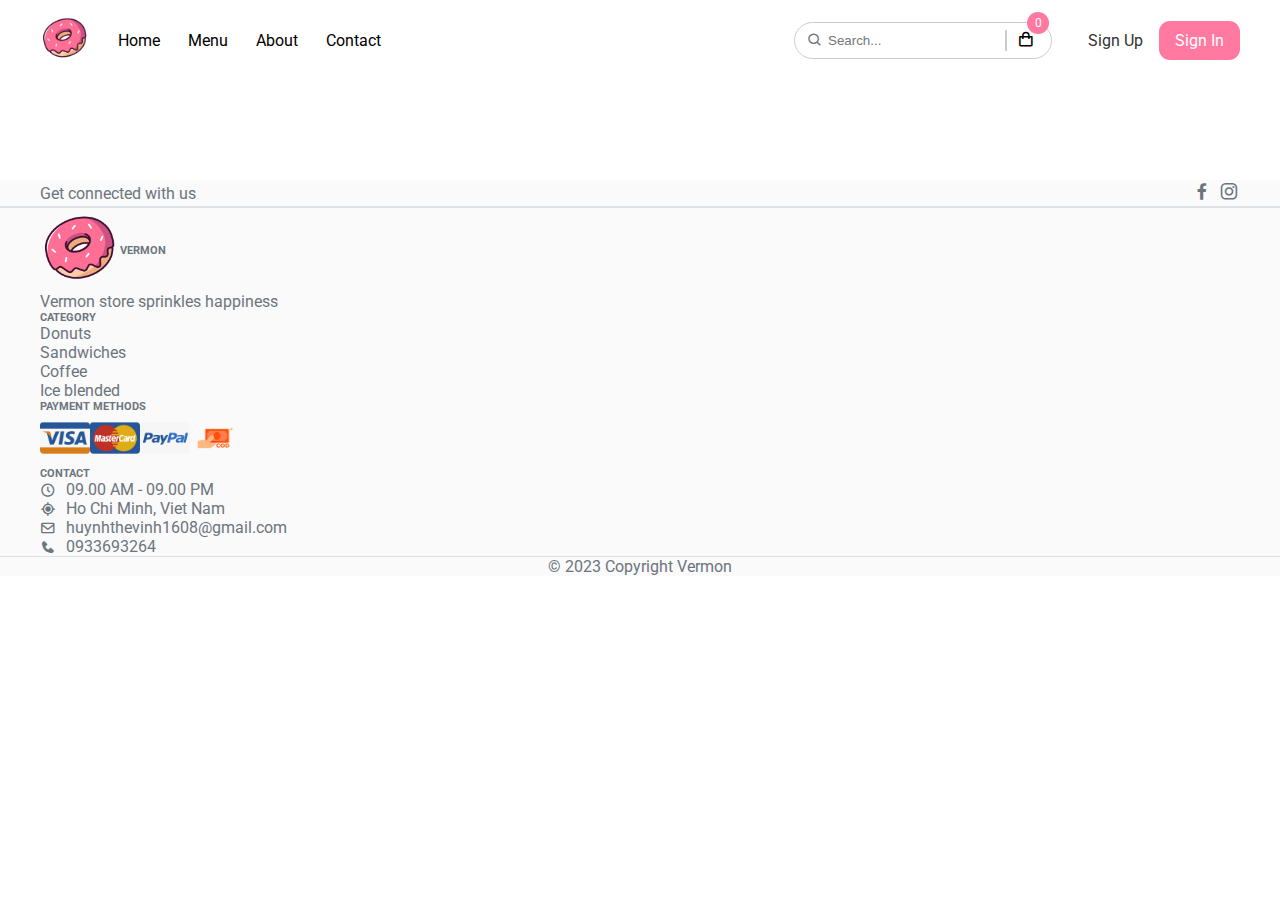
<file: detail.html>
<!DOCTYPE html>
<html lang="en">
<head>
    <meta charset="UTF-8">
    <meta http-equiv="X-UA-Compatible" content="IE=edge">
    <meta name="viewport" content="width=device-width, initial-scale=1.0">
    <link rel="shortcut icon" href="./assets/img/donut-logo.png" type="image/x-icon">

    <!-- CSS -->
    <link rel="stylesheet" href="./css/base.css">
    <link rel="stylesheet" href="./css/style.css">
    <link rel="stylesheet" href="./css/header.css">
    <link rel="stylesheet" href="./css/content.css">
    <link rel="stylesheet" href="./css/footer.css">
    <link rel="stylesheet" href="./css/detail.css">
    <link rel="stylesheet" href="./css/addToCart.css">
    <link rel="stylesheet" href="./css/menuSidebar.css">

    <!-- box icon -->
    <link href='https://unpkg.com/boxicons@2.1.4/css/boxicons.min.css' rel='stylesheet'>

    <!-- Google fonts -->
    <link rel="preconnect" href="https://fonts.googleapis.com">
    <link rel="preconnect" href="https://fonts.gstatic.com" crossorigin>
    <link href="https://fonts.googleapis.com/css2?family=Roboto:ital,wght@0,400;0,500;0,700;0,900;1,300;1,400;1,500;1,700;1,900&family=Sigmar+One&family=Teko:wght@300;400;500;600;700&display=swap" rel="stylesheet">

     <!-- Bootstrap CSS -->
     <link href="https://cdn.jsdelivr.net/npm/bootstrap@5.0.2/dist/css/bootstrap.min.css" rel="stylesheet" integrity="sha384-EVSTQN3/azprG1Anm3QDgpJLIm9Nao0Yz1ztcQTwFspd3yD65VohhpuuCOmLASjC" crossorigin="anonymous">

    <title>Detail | Donut store</title>
</head>
<body>
    <main>
        <div id="overlay"></div>

        <div id="menu">
            <header class="menu__header">
                <div class="menu__nav-auth">
                </div>

                <button id="menu-close-btn" class="menu__close-btn">
                    <i class='bx bx-x-circle'></i>
                </button>
            </header>

            <div class="menu__body">
                <ul class="menu__nav-list">
                    <li class="menu__nav-item">
                        
                        <a class="menu__nav-link" href="./index.html">
                            <i class='menu_nav-icon bx bx-home'></i>
                            <span>Home</span>
                        </a>
                    </li>
                    <li class="menu__nav-item">
                        <a class="menu__nav-link" href="./menu.html">
                            <i class='menu_nav-icon bx bx-food-menu' ></i>
                            <span>Menu</span>
                        </a>
                    </li>
                    <li class="menu__nav-item">
                        <a class="menu__nav-link" href="./about.html">
                            <i class='menu_nav-icon bx bx-info-circle'></i>
                            <span>About</span>
                        </a>
                    </li>
                    <li class="menu__nav-item">
                        <a class="menu__nav-link" href="#footer">
                            <i class='menu_nav-icon bx bx-phone'></i>
                            <span>Contact</span>
                        </a>
                    </li>
                    <div class="menu__nav-sign-out">
                        
                    </div>

                </ul>
            </div>
        </div>

        <div class="wrapper">
            <header id="header">
                <div class="container">
                    <nav id="nav">
                        <div class="nav__navigate">
                            <button id="menu-btn" class="nav__menu-btn">
                                <i class='bx bx-menu'></i>
                            </button>

                            <a href="./index.html">
                                <img class="nav__logo" src="./assets/img/donut-logo.png" alt="">
                               
                            </a>
                            <ul class="nav__list">
                                <li class="nav__item">
                                    <a href="./index.html">Home</a>
                                </li>
                                <li class="nav__item">
                                    <a href="./menu.html">Menu</a>
                                </li>
                                <li class="nav__item">
                                    <a href="./about.html">About</a>
                                </li>
                                <li class="nav__item">
                                    <a href="#footer">Contact</a>
                                </li>
                            </ul>
  
                        </div>

                        <div class="nav__actions">
                            <div class="nav__product-bar">
                                <div class="search">
                                    <i class='bx bx-search search__icon'></i>
                                    <input class="search__input" spellcheck="false" placeholder="Search..." type="text">
                                </div>

                                <div class="nav__cart">
                                    <a href="./cart.html" id="cart-btn" class="nav__cart-btn">
                                        <i class='cart-icon bx bx-shopping-bag'></i>
    
                                        <span class="quantity nav__cart-badge">
                                            <!-- render quantity -->
                                        </span>
                                    </a>

                                    <div class="preview">
                                        <h3 class="preview__title">Products just added</h3>
    
                                        <ul id="preview-list" class="preview__list">
                                            <!-- render preview cart item -->
                                            
                                        </ul>
                                        <footer id="preview-quantity" class="preview__footer">
                                        </footer>
                                    </div>
                                </div>

                                <!-- Search result -->
                                <div id="result" class="result">
                                    <header class="result__header">
                                        <h5 class="result__title"></h5>
                                        <button class="result__close-btn">
                                            <i class='bx bx-x'></i>
                                        </button>
                                    </header>

                                    <ul id="result-list" class="result-list">
                                        
                                    </ul>
                                </div>
                            </div>

                            <div class="nav__auth">
                                <!-- Render user or buttons -->
                            </div>
                        </div>
                    </nav>
                </div >
                
            </header>
        </div>
       
        <div id="content" class="content">
            <div class="container detail">
                <div id="detail" class="row">
                    <!-- Render Detail -->
                </div>
            </div>
        </div>

        <footer id="footer">
            <section class="connect">
                <div class="connect__inner container p-4">
                    <div >
                        <span>Get connected with us</span>
                    </div>
                    <div>
                        <a class="connect__link me-3" target="__blank" href="https://www.facebook.com/iamvinhhuynh" > 
                            <i class='bx bxl-facebook'></i>
                        </a>
                        <a class="connect__link me-3" target="__blank" href="https://www.instagram.com/vermon.js/"> 
                            <i class='bx bxl-instagram'></i>
                        </a>
                    
                    </div>
                </div>
            </section>

            <section class="info container mt-5">
                <div class="row ">
                    <div class="col-md-3 col-lg-3 mb-4">
                        <div class="info__brand">
                            <div class="info__logo mb-2">
                                <a href="./index.html">
                                    <img width="80px" height="80px" src="./assets/img/donut-logo.png" alt="">
                                </a>
                                <h6 class="info__title">
                                  <i class="fas fa-gem me-2"></i>Vermon
                                </h6>
                            </div>
                            <p>
                              Vermon store sprinkles happiness
                            </p>
                        </div>
                    </div>

                    <div class="col-md-2 col-lg-2 mb-4 mx-auto">
                        <h6 class="info__title mb-4">
                            Category
                          </h6>
                          <p>
                            <a href="./menu.html#donut">Donuts</a>
                          </p>
                          <p>
                            <a href="./menu.html#sandwich">Sandwiches</a>
                          </p>
                          <p>
                            <a href="./menu.html#coffee">Coffee</a>
                          </p>
                          <p>
                            <a href="./menu.html#ice-blended">Ice blended</a>
                          </p>
                    </div>

                    <div class="col-md-3 col-lg-2 mb-4 mx-auto">
                        <h6 class="info__title mb-4">
                            Payment methods
                        </h6>
                        <ul class="info__payment">
                            <li class="me-3" title="visa">
                                <img class="info__payment-img" src="./assets/img/payment/visa.png" alt="">
                            </li>
                            <li class="me-3" title="master card">
                                <img class="info__payment-img" src="./assets/img/payment/master.png" alt="">
                            </li>
                            <li class="me-3" title="paypal">
                                <img class="info__payment-img" src="./assets/img/payment/paypal.png" alt="">
                            </li>
                            <li title="cash">
                                <img class="info__payment-img" src="./assets/img/payment/cod.png" alt="">
                            </li>
                        </ul>
                    </div>
                    <div class="col-md-4 col-lg-3 mb-4 mx-auto">
                        <h6 class="info__title mb-4">Contact</h6>
                        <p class="info__contact"><i class='bx bx-time-five'></i> 09.00 AM - 09.00 PM</p>
                        <p class="info__contact"><i class='bx bx-current-location' ></i>Ho Chi Minh, Viet Nam</p>
                        <p class="info__contact">
                            <i class='bx bx-envelope' ></i>
                            <span>huynhthevinh1608@gmail.com</span>
                        </p>
                        <p class="info__contact"><i class='bx bxs-phone'></i> 0933693264</p>
                    </div>
                </div>

            </section>
            
            <section class="copyright p-3">
                © 2023 Copyright
                <a target="__blank" class="fw-bold" href="https://github.com/vinbuddy">Vermon</a>
            </section>
        </footer>
    
    </main>

    <script src="./js/index.js" type="module"></script>
    <script src="./js/detail.js" type="module"></script>
    <script src="./js/cart/selectQuantity.js" type="module"></script>
</body>
</html>
</file>
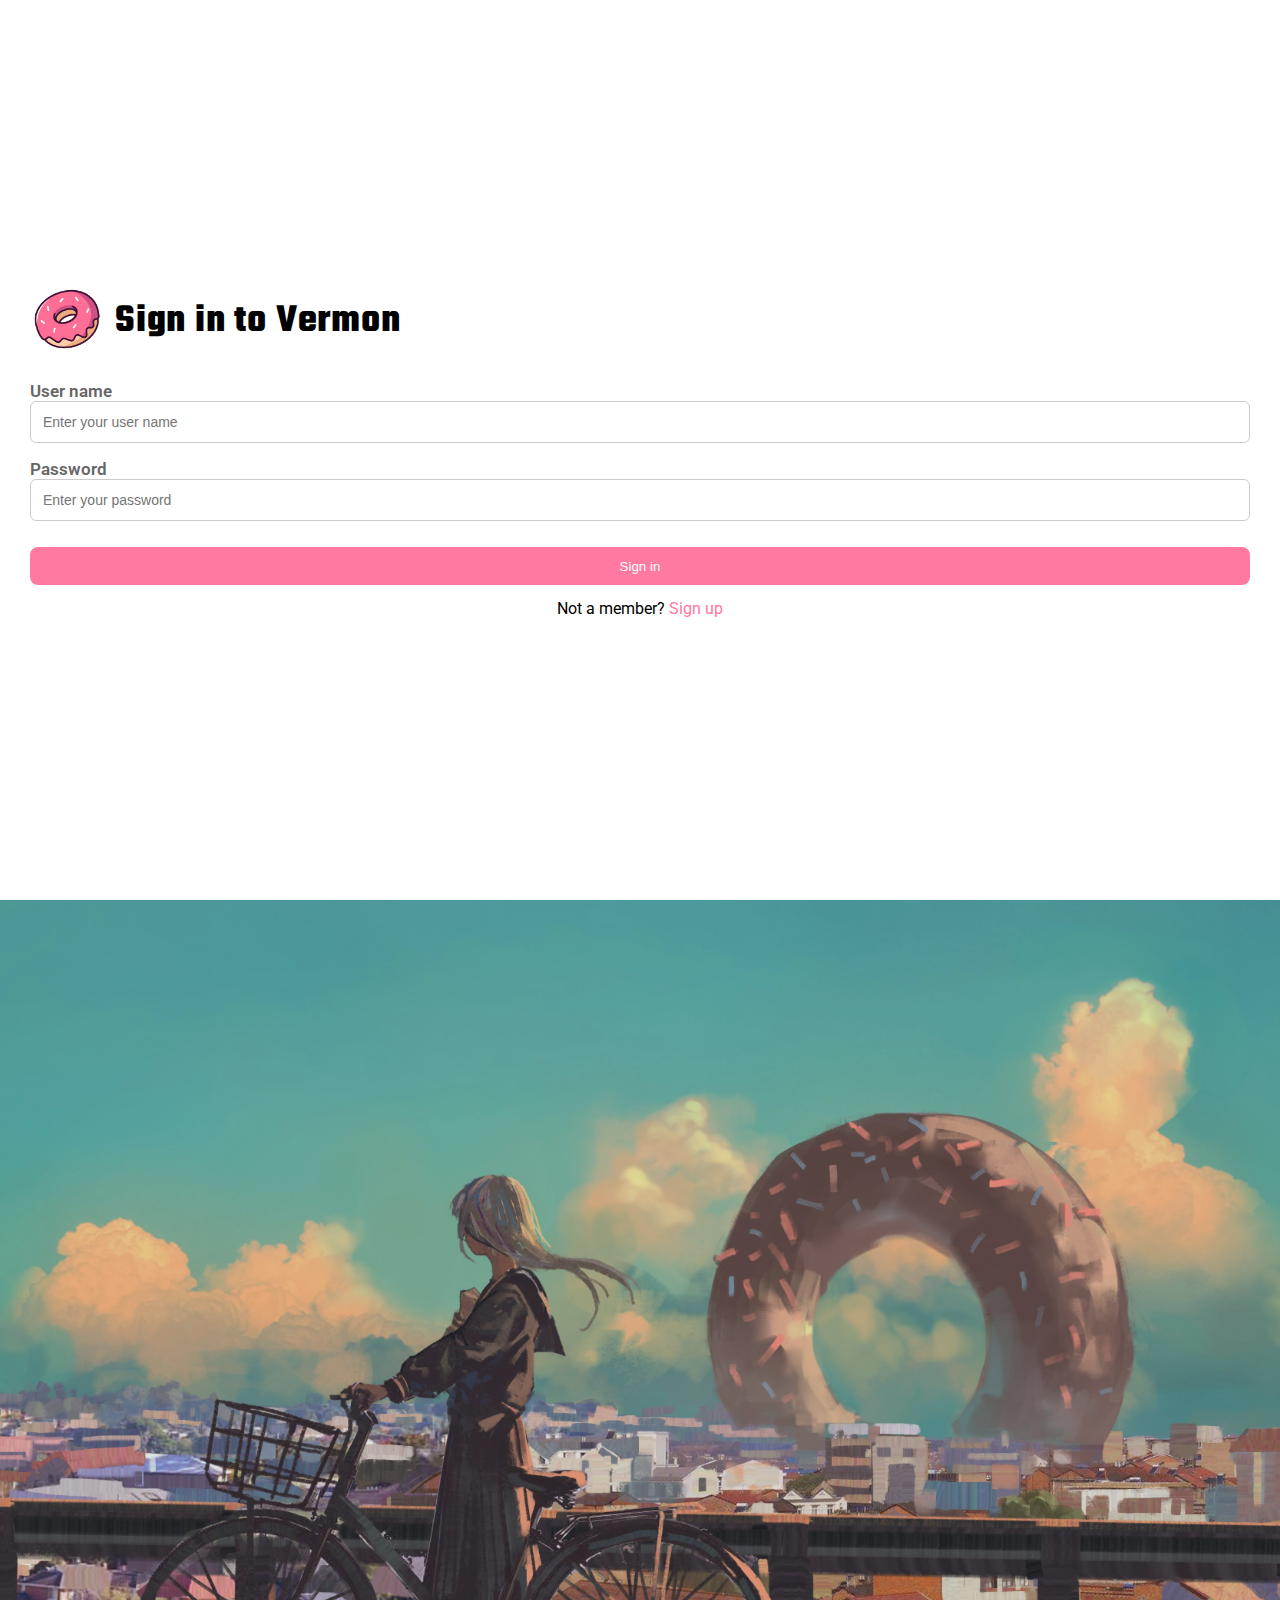
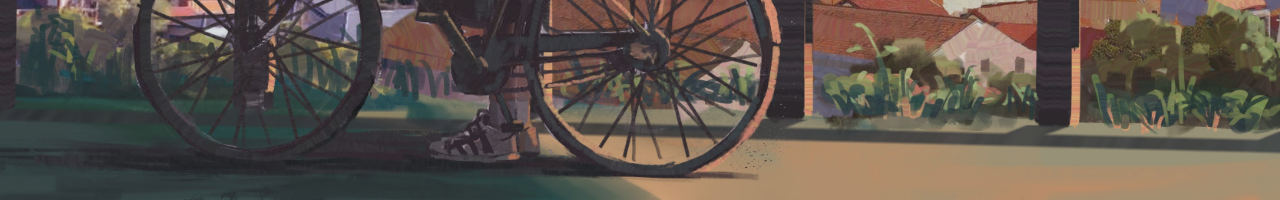
<file: login.html>
<!DOCTYPE html>
<html lang="en">
<head>
    <meta charset="UTF-8">
    <meta http-equiv="X-UA-Compatible" content="IE=edge">
    <meta name="viewport" content="width=device-width, initial-scale=1.0">
    <link rel="shortcut icon" href="./assets/img/donut-logo.png" type="image/x-icon">

    <!-- CSS -->
    <link rel="stylesheet" href="./css/base.css">
    <link rel="stylesheet" href="./css/style.css">
    <link rel="stylesheet" href="./css/form.css">

    <!-- box icon -->
    <link href='https://unpkg.com/boxicons@2.1.4/css/boxicons.min.css' rel='stylesheet'>

    <!-- Google fonts -->
    <link rel="preconnect" href="https://fonts.googleapis.com">
    <link rel="preconnect" href="https://fonts.gstatic.com" crossorigin>
    <link href="https://fonts.googleapis.com/css2?family=Roboto:ital,wght@0,400;0,500;0,700;0,900;1,300;1,400;1,500;1,700;1,900&family=Sigmar+One&family=Teko:wght@300;400;500;600;700&display=swap" rel="stylesheet">

     <!-- Bootstrap CSS -->
     <link href="https://cdn.jsdelivr.net/npm/bootstrap@5.0.2/dist/css/bootstrap.min.css" rel="stylesheet" integrity="sha384-EVSTQN3/azprG1Anm3QDgpJLIm9Nao0Yz1ztcQTwFspd3yD65VohhpuuCOmLASjC" crossorigin="anonymous">

    <title>Sign in | Donut store</title>
</head>
<body>
    <main>
        <div id="overlay"></div>
        
        <div class="form">
            <div class="container-fluid g-0">
                <div class="row g-0">
                    <div class="col-lg-4 col-md-6 col-sm-12 col-12 g-0">
                        <div class="form__wrapper">
                            <form id="form-login" class="form__area" action="">
                                <header class="form__header">
                                    <a href="./index.html" class="form__logo">
                                        <img width="75px" src="./assets/img/donut-logo.png" alt="">
                                    </a>
                                    <h3 class="form__title">Sign in to Vermon</h3>
                                </header>

                                <div class="form__inner">
                                    <section class="form__group">
                                        <label class="form__label" for="">User name</label>
                                        <input id="name" name="name" class="form__input" type="text" placeholder="Enter your user name">
                                        <span class="form__error invalid"></span>
                                    </section>
                                    <section class="form__group">
                                        <label class="form__label" for="">Password</label>
                                        <input id="password" name="password" class="form__input" type="password" placeholder="Enter your password">
                                        <span class="form__error invalid"></span>
                                    </section>

                                    <p class="form__exist invalid"></p>

                                    <button id="submit-btn" class="form__submit primary-btn">
                                        Sign in
                                        <i class='form__loading bx bx-loader-alt'></i>
                                    </button>

                                    <p class="form__other">
                                        Not a member?
                                        <a class="form__link" href="./register.html">Sign up</a>
                                    </p>
                                </div>
                            </form>
                        </div>
                    </div>
                    <div class="col-lg-8 col-md-6 col-sm-12 col-12 g-0 d-none d-sm-none d-md-block">
                        <div class="form__background">
                            <img src="./assets/img/background-login.jpg" alt="">
                        </div>
                    </div>

                    
                </div>
            </div>
        </div>
    </main>

    <script src="./js/form/login.js" type="module"></script>
</body>
</html>
</file>
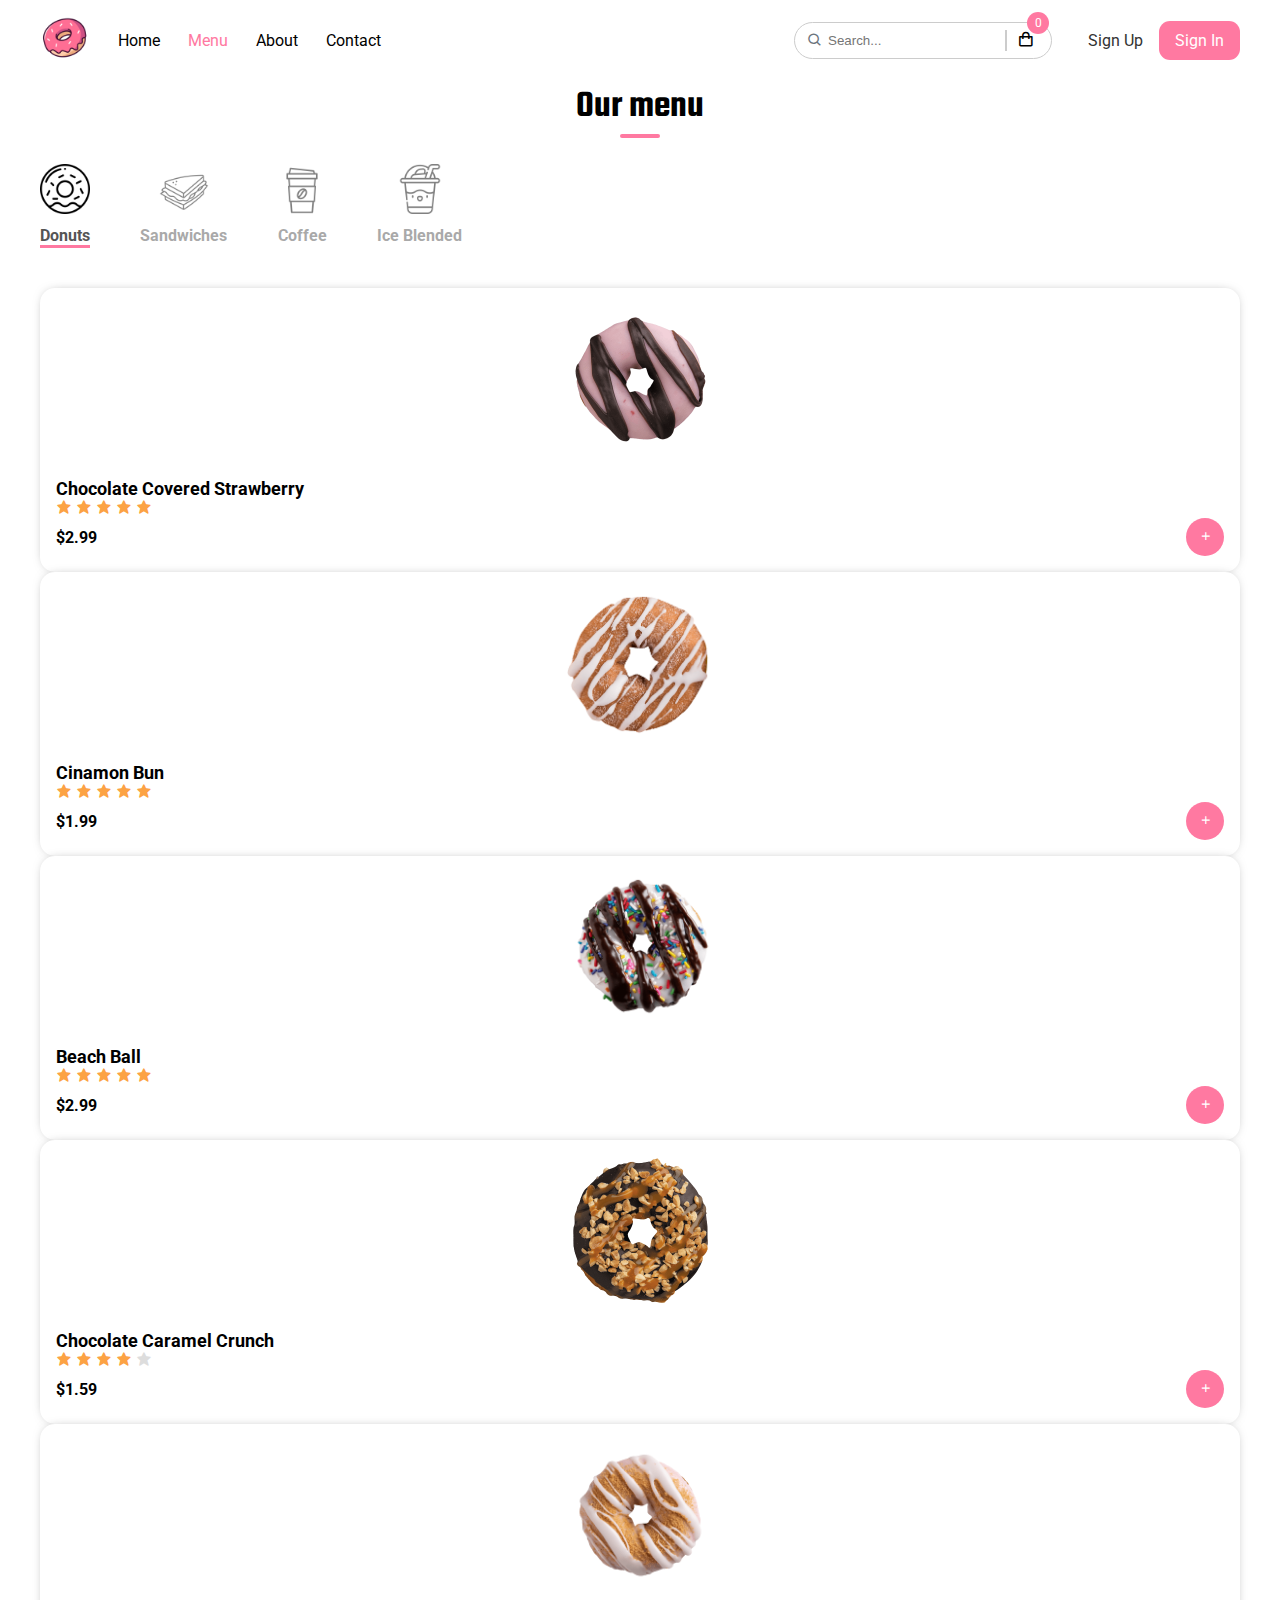
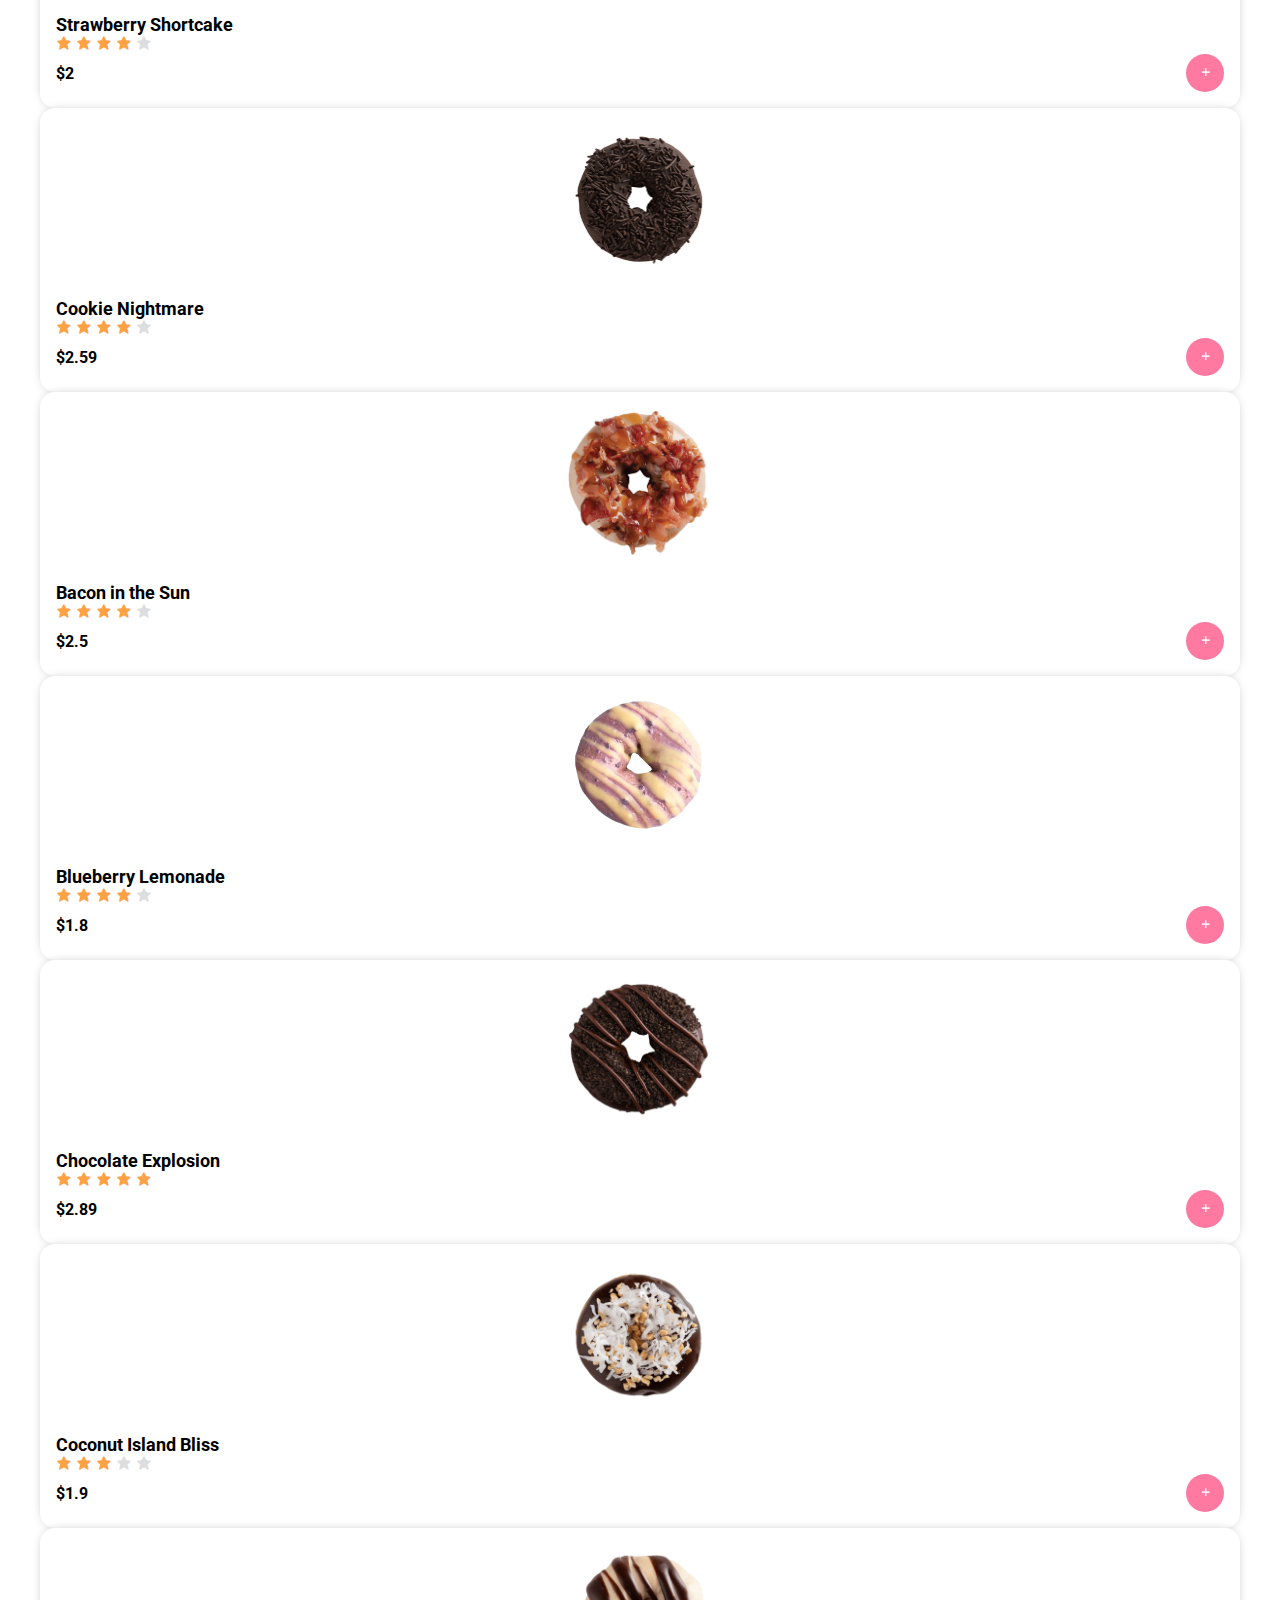
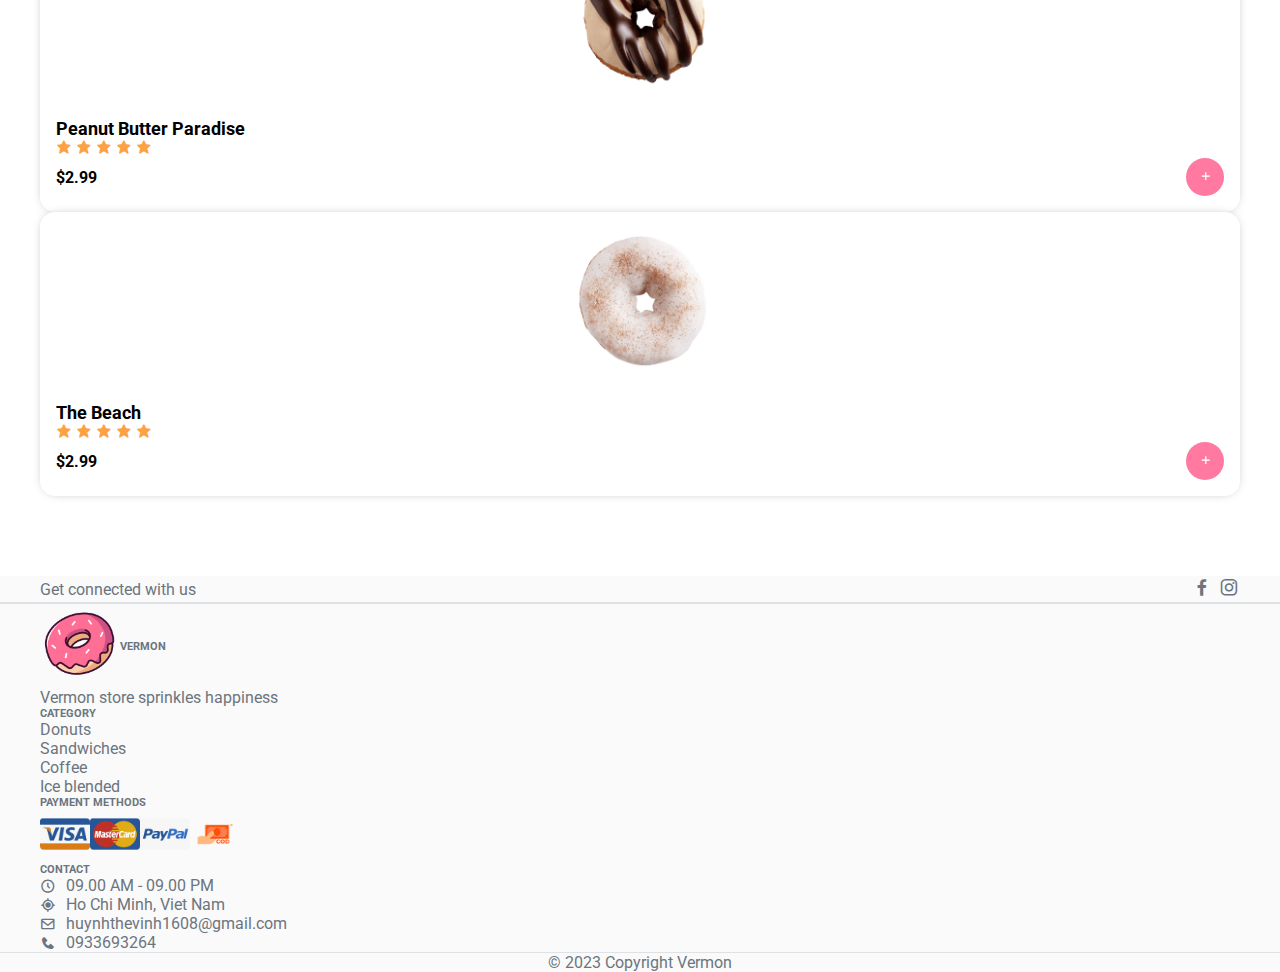
<file: menu.html>
<!DOCTYPE html>
<html lang="en">
<head>
    <meta charset="UTF-8">
    <meta http-equiv="X-UA-Compatible" content="IE=edge">
    <meta name="viewport" content="width=device-width, initial-scale=1.0">
    <link rel="shortcut icon" href="./assets/img/donut-logo.png" type="image/x-icon">

    <!-- CSS -->
    <link rel="stylesheet" href="./css/base.css">
    <link rel="stylesheet" href="./css/style.css">
    <link rel="stylesheet" href="./css/header.css">
    <link rel="stylesheet" href="./css/content.css">
    <link rel="stylesheet" href="./css/card.css">
    <link rel="stylesheet" href="./css/menu.css">
    <link rel="stylesheet" href="./css/footer.css">
    <link rel="stylesheet" href="./css/addToCart.css">
    <link rel="stylesheet" href="./css/menuSidebar.css">


    <!-- box icon -->
    <link href='https://unpkg.com/boxicons@2.1.4/css/boxicons.min.css' rel='stylesheet'>

    <!-- Google fonts -->
    <link rel="preconnect" href="https://fonts.googleapis.com">
    <link rel="preconnect" href="https://fonts.gstatic.com" crossorigin>
    <link href="https://fonts.googleapis.com/css2?family=Roboto:ital,wght@0,400;0,500;0,700;0,900;1,300;1,400;1,500;1,700;1,900&family=Sigmar+One&family=Teko:wght@300;400;500;600;700&display=swap" rel="stylesheet">

     <!-- Bootstrap CSS -->
     <link href="https://cdn.jsdelivr.net/npm/bootstrap@5.0.2/dist/css/bootstrap.min.css" rel="stylesheet" integrity="sha384-EVSTQN3/azprG1Anm3QDgpJLIm9Nao0Yz1ztcQTwFspd3yD65VohhpuuCOmLASjC" crossorigin="anonymous">

    <title>Menu | Donut store</title>
</head>
<body>
    <main>
        <div id="overlay"></div>

        <div id="menu">
            <header class="menu__header">
                <div class="menu__nav-auth">
                </div>

                <button id="menu-close-btn" class="menu__close-btn">
                    <i class='bx bx-x-circle'></i>
                </button>
            </header>

            <div class="menu__body">
                <ul class="menu__nav-list">
                    <li class="menu__nav-item ">
                        
                        <a class="menu__nav-link" href="./index.html">
                            <i class='menu_nav-icon bx bx-home'></i>
                            <span>Home</span>
                        </a>
                    </li>
                    <li class="menu__nav-item menu__nav-item--active">
                        <a class="menu__nav-link" href="./menu.html">
                            <i class='menu_nav-icon bx bx-food-menu' ></i>
                            <span>Menu</span>
                        </a>
                    </li>
                    <li class="menu__nav-item">
                        <a class="menu__nav-link" href="./about.html">
                            <i class='menu_nav-icon bx bx-info-circle'></i>
                            <span>About</span>
                        </a>
                    </li>
                    <li class="menu__nav-item">
                        <a class="menu__nav-link" href="#footer">
                            <i class='menu_nav-icon bx bx-phone'></i>
                            <span>Contact</span>
                        </a>
                    </li>
                    <div class="menu__nav-sign-out">
                        
                    </div>

                </ul>
            </div>
        </div>

        <div class="wrapper">
            <header id="header">
                <div class="container">
                    <nav id="nav">
                        <div class="nav__navigate">
                            <button id="menu-btn" class="nav__menu-btn">
                                <i class='bx bx-menu'></i>
                            </button>

                            <a href="./index.html">
                                <img class="nav__logo" src="./assets/img/donut-logo.png" alt="">
                               
                            </a>
                            <ul class="nav__list">
                                <li class="nav__item">
                                    <a href="./index.html">Home</a>
                                </li>
                                <li class="nav__item nav__item--active">
                                    <a href="./menu.html">Menu</a>
                                </li>
                                <li class="nav__item">
                                    <a href="./about.html">About</a>
                                </li>
                                <li class="nav__item">
                                    <a href="#footer">Contact</a>
                                </li>
                            </ul>
  
                        </div>

                        <div class="nav__actions">
                            <div class="nav__product-bar">
                                <div class="search">
                                    <i class='bx bx-search search__icon'></i>
                                    <input class="search__input" spellcheck="false" placeholder="Search..." type="text">
                                </div>

                                <div class="nav__cart">
                                    <a href="./cart.html" id="cart-btn" class="nav__cart-btn">
                                        <i class='cart-icon bx bx-shopping-bag'></i>
    
                                        <span class="quantity nav__cart-badge">
                                            <!-- render quantity -->
                                        </span>
                                    </a>

                                    <div class="preview">
                                        <h3 class="preview__title">Products just added</h3>
    
                                        <ul id="preview-list" class="preview__list">
                                            <!-- render preview cart item -->
                                            
                                        </ul>
                                        <footer id="preview-quantity" class="preview__footer">
                                        </footer>
                                    </div>
                                </div>

                                <!-- Search result -->
                                <div id="result" class="result">
                                    <header class="result__header">
                                        <h5 class="result__title"></h5>
                                        <button class="result__close-btn">
                                            <i class='bx bx-x'></i>
                                        </button>
                                    </header>

                                    <ul id="result-list" class="result-list">
                                        
                                    </ul>
                                </div>
                            </div>

                            <div class="nav__auth">
                                <!-- Render user or buttons -->
                            </div>
                        </div>
                    </nav>
                </div >
                
            </header>
        </div>
       
        <div id="content" class="content">
            <section class="content__section container">
                <h2 class="content__title">Our menu</h2>

                <div class="menu">
                    <!-- Tab menu -->
                    <ul class="menu__tab">
                        <li data-type="donut" class="menu__tab-item">
                            <img src="./assets/img/tabs/tab-donut.png" alt="Menu Tab" class="menu__tab-img">
                            <h3 class="menu__tab-name">Donuts</h3>
                        </li>
                        <li data-type="sandwich" class="menu__tab-item">
                            <img src="./assets/img/tabs/tab-sandwich.png" alt="Menu Tab" class="menu__tab-img">
                            <h3 class="menu__tab-name">Sandwiches</h3>
                        </li>

                        <li data-type="coffee" class="menu__tab-item">
                            <img src="./assets/img/tabs/tab-cup-coffee.png" alt="Menu Tab" class="menu__tab-img">
                            <h3 class="menu__tab-name">Coffee</h3>
                        </li>
                        <li data-type="ice-blended" class="menu__tab-item">
                            <img src="./assets/img/tabs/tab-smoothie.png" alt="Menu Tab" class="menu__tab-img">
                            <h3 class="menu__tab-name">Ice Blended</h3>
                        </li>
                    </ul>
                    
                    <div class="menu__product">
                        <div id="menu-list" class="row">
                            <!-- RENDER -->
                        </div>
                    </div>
                </div>
            </section>
        </div>

        <footer id="footer">
            <section class="connect">
                <div class="connect__inner container p-4">
                    <div >
                        <span>Get connected with us</span>
                    </div>
                    <div>
                        <a class="connect__link me-3" target="__blank" href="https://www.facebook.com/iamvinhhuynh" > 
                            <i class='bx bxl-facebook'></i>
                        </a>
                        <a class="connect__link me-3" target="__blank" href="https://www.instagram.com/vermon.js/"> 
                            <i class='bx bxl-instagram'></i>
                        </a>
                    
                    </div>
                </div>
            </section>

            <section class="info container mt-5">
                <div class="row ">
                    <div class="col-md-3 col-lg-3 mb-4">
                        <div class="info__brand">
                            <div class="info__logo mb-2">
                                <a href="./index.html">
                                    <img width="80px" height="80px" src="./assets/img/donut-logo.png" alt="">
                                </a>
                                <h6 class="info__title">
                                  <i class="fas fa-gem me-2"></i>Vermon
                                </h6>
                            </div>
                            <p>
                              Vermon store sprinkles happiness
                            </p>
                        </div>
                    </div>

                    <div class="col-md-2 col-lg-2 mb-4 mx-auto">
                        <h6 class="info__title mb-4">
                            Category
                          </h6>
                          <p>
                            <a href="./menu.html#donut">Donuts</a>
                          </p>
                          <p>
                            <a href="./menu.html#sandwich">Sandwiches</a>
                          </p>
                          <p>
                            <a href="./menu.html#coffee">Coffee</a>
                          </p>
                          <p>
                            <a href="./menu.html#ice-blended">Ice blended</a>
                          </p>
                    </div>

                    <div class="col-md-3 col-lg-2 mb-4 mx-auto">
                        <h6 class="info__title mb-4">
                            Payment methods
                        </h6>
                        <ul class="info__payment">
                            <li class="me-3" title="visa">
                                <img class="info__payment-img" src="./assets/img/payment/visa.png" alt="">
                            </li>
                            <li class="me-3" title="master card">
                                <img class="info__payment-img" src="./assets/img/payment/master.png" alt="">
                            </li>
                            <li class="me-3" title="paypal">
                                <img class="info__payment-img" src="./assets/img/payment/paypal.png" alt="">
                            </li>
                            <li title="cash">
                                <img class="info__payment-img" src="./assets/img/payment/cod.png" alt="">
                            </li>
                        </ul>
                    </div>
                    <div class="col-md-4 col-lg-3 mb-4 mx-auto">
                        <h6 class="info__title mb-4">Contact</h6>
                        <p class="info__contact"><i class='bx bx-time-five'></i> 09.00 AM - 09.00 PM</p>
                        <p class="info__contact"><i class='bx bx-current-location' ></i>Ho Chi Minh, Viet Nam</p>
                        <p class="info__contact">
                            <i class='bx bx-envelope' ></i>
                            <span>huynhthevinh1608@gmail.com</span>
                        </p>
                        <p class="info__contact"><i class='bx bxs-phone'></i> 0933693264</p>
                    </div>
                </div>

            </section>
            
            <section class="copyright p-3">
                © 2023 Copyright
                <a target="__blank" class="fw-bold" href="https://github.com/vinbuddy">Vermon</a>
            </section>
        </footer>
    
    </main>

    <script src="./js/index.js" type="module"></script>
    <script src="./js/menu.js" type="module"></script>
    <script src="./js/cart/addToCart.js" type="module"></script>
</body>
</html>
</file>
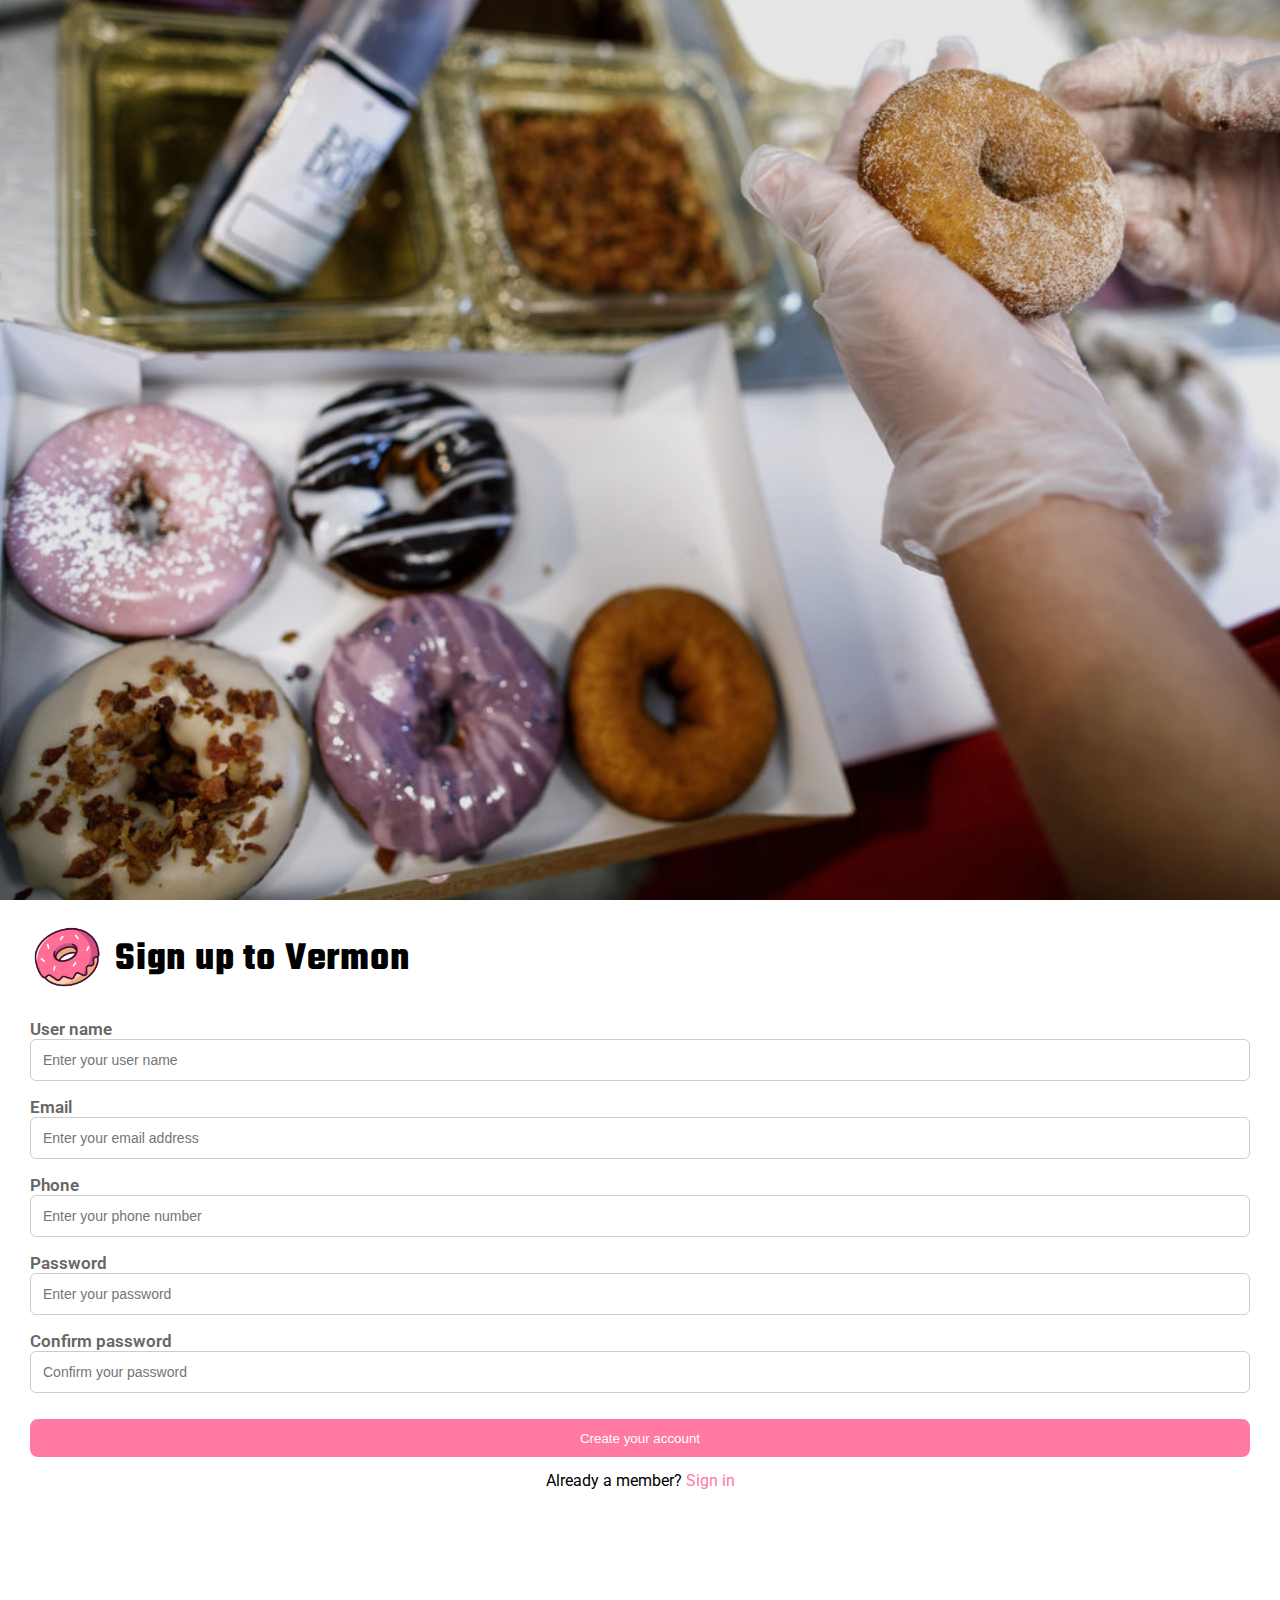
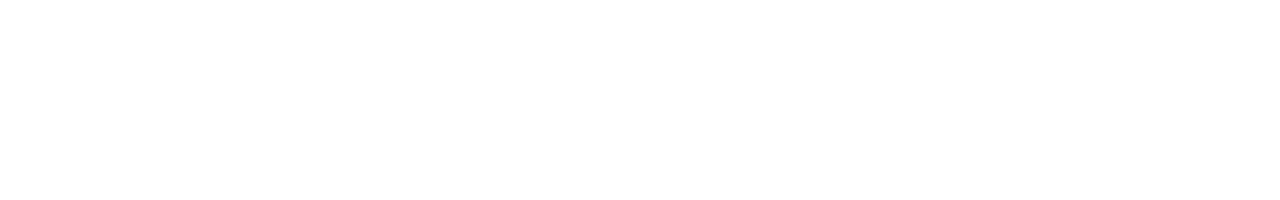
<file: register.html>
<!DOCTYPE html>
<html lang="en">
<head>
    <meta charset="UTF-8">
    <meta http-equiv="X-UA-Compatible" content="IE=edge">
    <meta name="viewport" content="width=device-width, initial-scale=1.0">
    <link rel="shortcut icon" href="./assets/img/donut-logo.png" type="image/x-icon">

    <!-- CSS -->
    <link rel="stylesheet" href="./css/base.css">
    <link rel="stylesheet" href="./css/style.css">
    <link rel="stylesheet" href="./css/form.css">

    <!-- box icon -->
    <link href='https://unpkg.com/boxicons@2.1.4/css/boxicons.min.css' rel='stylesheet'>

    <!-- Google fonts -->
    <link rel="preconnect" href="https://fonts.googleapis.com">
    <link rel="preconnect" href="https://fonts.gstatic.com" crossorigin>
    <link href="https://fonts.googleapis.com/css2?family=Roboto:ital,wght@0,400;0,500;0,700;0,900;1,300;1,400;1,500;1,700;1,900&family=Sigmar+One&family=Teko:wght@300;400;500;600;700&display=swap" rel="stylesheet">

     <!-- Bootstrap CSS -->
     <link href="https://cdn.jsdelivr.net/npm/bootstrap@5.0.2/dist/css/bootstrap.min.css" rel="stylesheet" integrity="sha384-EVSTQN3/azprG1Anm3QDgpJLIm9Nao0Yz1ztcQTwFspd3yD65VohhpuuCOmLASjC" crossorigin="anonymous">

    <title>Sign Up | Donut store</title>
</head>
<body>
    <main>
        <div id="overlay"></div>
        
        <div class="form">
            <div class="container-fluid g-0">
                <div class="row g-0">
                    <div class="col-lg-8 col-md-6 col-sm-12 col-12 g-0 d-none d-sm-none d-md-block">
                        <div class="form__background">
                            <img src="./assets/img/register-background.jpg" alt="">
                        </div>
                    </div>

                    <div class="col-lg-4 col-md-6 col-sm-12 col-12 g-0">
                        <div class="form__wrapper">
                            <form id="form-register" action="">
                                <header class="form__header">
                                    <a href="./index.html" class="form__logo">
                                        <img width="75px" src="./assets/img/donut-logo.png" alt="">
                                    </a>
                                    <h3 class="form__title">Sign up to Vermon</h3>
                                </header>

                                <div class="form__inner">
                                    <section class="form__group">
                                        <label class="form__label" for="">User name</label>
                                        <input id="name" name="name" class="form__input" type="text" placeholder="Enter your user name">
                                        <span class="form__error invalid"></span>
                                    </section>
                                    <section class="form__group">
                                        <label class="form__label" for="">Email</label>
                                        <input id="email" name="email" class="form__input" type="text" placeholder="Enter your email address">
                                        <span class="form__error invalid"></span>
                                        
                                    </section>
                                    <section class="form__group">
                                        <label class="form__label" for="">Phone</label>
                                        <input id="phone" name="phone" class="form__input" type="text" placeholder="Enter your phone number">
                                        <span class="form__error invalid"></span>
                                        
                                    </section>
                                    <section class="form__group">
                                        <label class="form__label" for="">Password</label>
                                        <input id="password" name="password" class="form__input" type="password" placeholder="Enter your password">
                                        <span class="form__error invalid"></span>
                                        
                                    </section>
                                    <section class="form__group">
                                        <label class="form__label" for="">Confirm password</label>
                                        <input id="confirm_password" name="confirm-password" class="form__input" type="password" placeholder="Confirm your password">
                                        <span class="form__error invalid"></span>
                                    </section>

                                    <button id="submit-btn" class="form__submit primary-btn">
                                        Create your account
                                        <i class='form__loading bx bx-loader-alt'></i>
                                    </button>

                                    <p class="form__other">
                                        Already a member?
                                        <a class="form__link" href="./login.html">Sign in</a>
                                    </p>
                                </div>
                            </form>
                        </div>
                    </div>
                </div>
            </div>
        </div>
    </main>

    <script src="./js/form/register.js" type="module"></script>
</body>
</html>
</file>
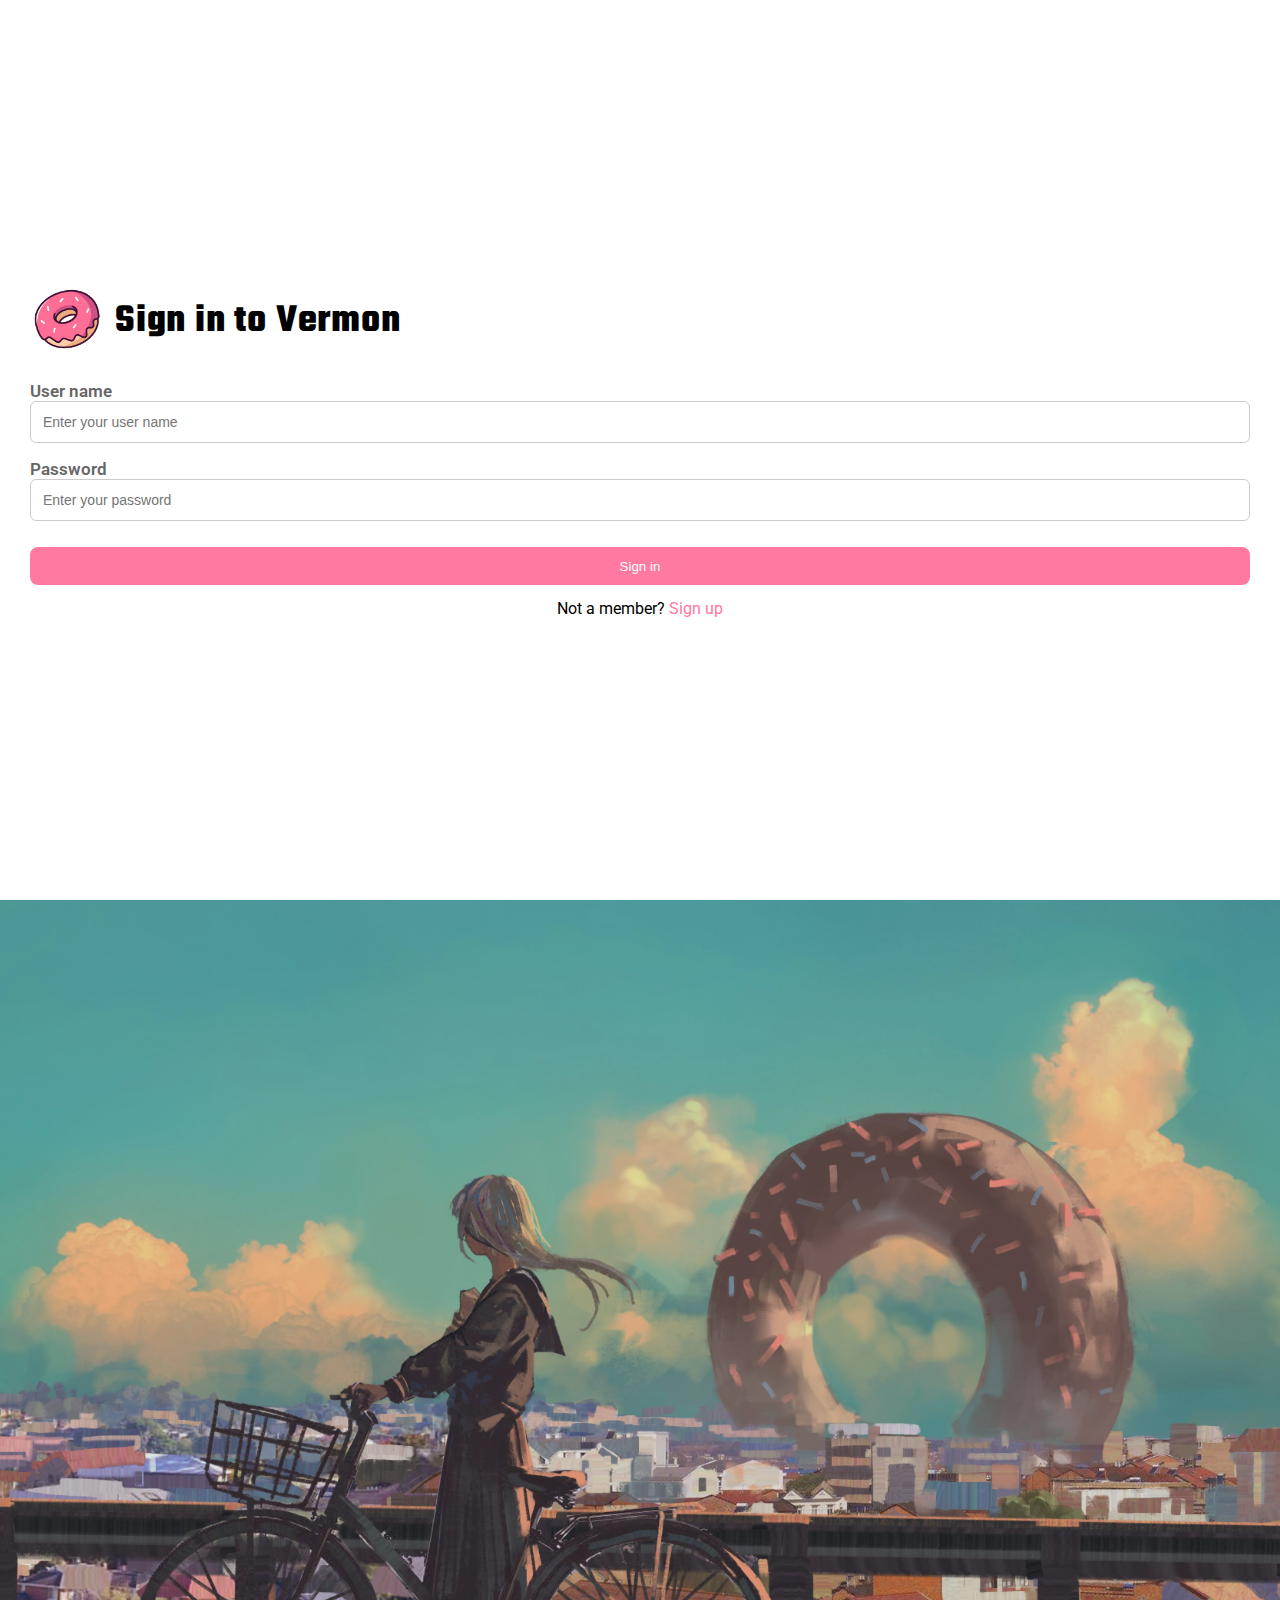
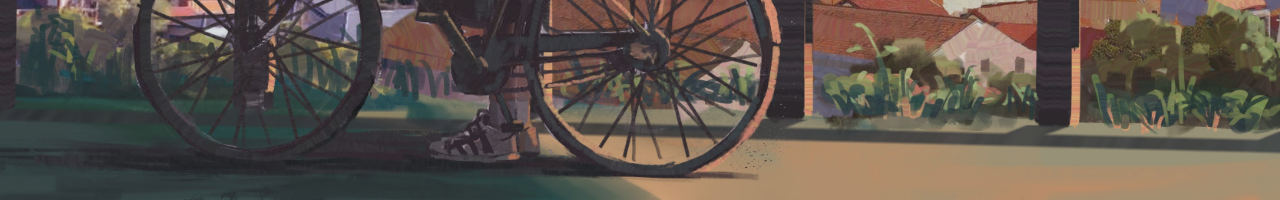
<file: pages/login.html>
<!DOCTYPE html>
<html lang="en">
<head>
    <meta charset="UTF-8">
    <meta http-equiv="X-UA-Compatible" content="IE=edge">
    <meta name="viewport" content="width=device-width, initial-scale=1.0">
    <link rel="shortcut icon" href="../assets/img/donut-logo.png" type="image/x-icon">

    <!-- CSS -->
    <link rel="stylesheet" href="../css/base.css">
    <link rel="stylesheet" href="../css/style.css">
    <link rel="stylesheet" href="../css/form.css">

    <!-- box icon -->
    <link href='https://unpkg.com/boxicons@2.1.4/css/boxicons.min.css' rel='stylesheet'>

    <!-- Google fonts -->
    <link rel="preconnect" href="https://fonts.googleapis.com">
    <link rel="preconnect" href="https://fonts.gstatic.com" crossorigin>
    <link href="https://fonts.googleapis.com/css2?family=Roboto:ital,wght@0,400;0,500;0,700;0,900;1,300;1,400;1,500;1,700;1,900&family=Sigmar+One&family=Teko:wght@300;400;500;600;700&display=swap" rel="stylesheet">

     <!-- Bootstrap CSS -->
     <link href="https://cdn.jsdelivr.net/npm/bootstrap@5.0.2/dist/css/bootstrap.min.css" rel="stylesheet" integrity="sha384-EVSTQN3/azprG1Anm3QDgpJLIm9Nao0Yz1ztcQTwFspd3yD65VohhpuuCOmLASjC" crossorigin="anonymous">

    <title>Sign in | Donut store</title>
</head>
<body>
    <main>
        <div id="overlay"></div>
        
        <div class="form">
            <div class="container-fluid g-0">
                <div class="row g-0">
                    <div class="col-lg-4 col-md-6 col-sm-12 col-12 g-0">
                        <div class="form__wrapper">
                            <form id="form-login" class="form__area" action="">
                                <header class="form__header">
                                    <a href="../index.html" class="form__logo">
                                        <img width="75px" src="../assets/img/donut-logo.png" alt="">
                                    </a>
                                    <h3 class="form__title">Sign in to Vermon</h3>
                                </header>

                                <div class="form__inner">
                                    <section class="form__group">
                                        <label class="form__label" for="">User name</label>
                                        <input id="name" name="name" class="form__input" type="text" placeholder="Enter your user name">
                                        <span class="form__error invalid"></span>
                                    </section>
                                    <section class="form__group">
                                        <label class="form__label" for="">Password</label>
                                        <input id="password" name="password" class="form__input" type="password" placeholder="Enter your password">
                                        <span class="form__error invalid"></span>
                                    </section>

                                    <p class="form__exist invalid"></p>

                                    <button id="submit-btn" class="form__submit primary-btn">
                                        Sign in
                                        <i class='form__loading bx bx-loader-alt'></i>
                                    </button>

                                    <p class="form__other">
                                        Not a member?
                                        <a class="form__link" href="./register.html">Sign up</a>
                                    </p>
                                </div>
                            </form>
                        </div>
                    </div>
                    <div class="col-lg-8 col-md-6 col-sm-12 col-12 g-0 d-none d-sm-none d-md-block">
                        <div class="form__background">
                            <img src="../assets/img/background-login.jpg" alt="">
                        </div>
                    </div>

                    
                </div>
            </div>
        </div>
    </main>

    <script src="../js/form/login.js" type="module"></script>
</body>
</html>
</file>
<file: css/base.css>
:root {
    --primary-color: #ff79a1;
    --secondary-color: #f3f3f4;
    --text-color: #000;
    --desc-color: #868686;
    --rating-star-solid-color: #fca244;
    --rating-star-empty-color: #ddd;

    --heading-font: 'Teko', sans-serif;
    
    --header-height: 70px;
    --card-product-img-height: 200px;
    
}

* {
    margin: 0;
    padding: 0;
    box-sizing: border-box;
}

*::selection {
    background-color: #ff79a1;
    color: #fff;
}

html {
    font-family: 'Roboto', sans-serif;

}

html::-webkit-scrollbar {
    border-radius: 0;
    width: 7px;
}

html::-webkit-scrollbar-thumb {
    border-radius: 4px;
    background-color: var(--primary-color);
}

html::-webkit-scrollbar-track {
    border-radius: 0;
    background-color: rgba(0, 0, 0, 0.1);
}


/* Custom All Scrollbar Vertical into  */
body *::-webkit-scrollbar {
    border-radius: 0;
    width: 5px;
}

body *::-webkit-scrollbar-thumb {
    border-radius: 4px;
    background-color: rgba(0, 0, 0, 0.25);
}

body *::-webkit-scrollbar-track {
    border-radius: 0;
    background-color: rgba(0, 0, 0, 0);
}

/* Custom All Scrollbar Vertical into  */
body *::-webkit-scrollbar:horizontal {
    border-radius: 0;
    width: 3px;
    height: 5px;
}

body *::-webkit-scrollbar-thumb:horizontal {
    border-radius: 4px;
    background-color: rgba(0, 0, 0, 0.25);
}

body *::-webkit-scrollbar-track:horizontal {
    border-radius: 0;
    background-color: rgba(0, 0, 0, 0);
}


/* resset tag */

body a {
    text-decoration: none;
    color: inherit;
}

body a:hover {
    color: inherit;
}

ul {
    list-style: none;
    padding-left: 0;
}

button {
    outline: none;
    border: none;
    background-color: transparent;
}

input {
    outline: none;
    border: none;
}

@keyframes fadeIn {
    from {
        opacity: 0;
    } to {
        opacity: 1;
    }
}
</file>
<file: css/style.css>
.container {
    height: 100%;
    padding: 0 40px;
}


/* Btns */
.primary-btn {
    position: relative;
    min-height: 38px;
    display: flex;
    align-items: center;
    justify-content: center;
    color: #fff;
    text-align: center;
    padding: 10px 16px;
    background-color: var(--primary-color);
    border-radius: 11px;
    cursor: pointer;
    transition: all ease-in 0.18s;
    overflow: hidden;
    
}

.primary-btn:hover {
    color: #fff;
}

.primary-btn.circle {
    padding: 5px 10px;
    min-width: 38px;
    min-height: 38px;
    border-radius: 50%;
}

.primary-btn.circle:hover {
    opacity: 0.9;
}

.primary-btn.outline {
    border: 1px solid var(--primary-color);
    color: var(--primary-color);
    background-color: transparent;
    border-radius: 0;
    padding: 12px;
}

.primary-btn.outline:hover {
    background-color: var(--primary-color);
    color: #fff;
}

.primary-btn.transparent {
    color: #333;
    background-color: transparent;
    border-color: transparent;
}
.primary-btn.transparent:hover {
    color: var(--primary-color);
}


/* Rating star */
.rating-solid-star {
    color: var(--rating-star-solid-color);
}

.rating-empty-star{
    color: var(--rating-star-empty-color);

}
</file>
<file: css/header.css>
.wrapper {
    position: relative;
}

#header {
    height: 80px;
    z-index: 2;
    position: fixed;
    top: 0;
    left: 0;
    right: 0;
    background-color: #fff;
}

#nav {
    height: 100%;
    display: flex;
    align-items: center;
    justify-content: space-between;
}


.nav__logo {
    width: 50px;
    object-fit: cover;
    margin-right: 14px;
}

.nav__list,
.nav__actions,
.nav__navigate {
    height: 100%;
    display: flex;
    align-items: center;
    margin-bottom: 0;
    padding-left: 0;
}

.nav__item {
    margin: 0 14px;
}

.nav__item.nav__item--active > a {
    color: var(--primary-color);
}

.nav__item > a {
    color: #000;
    padding: 10px 0;
    transition: all ease 0.2s;
}

.nav__item > a:hover {
    color: var(--primary-color);
}

.nav__product-bar {
    position: relative;
    display: flex;
    background-color: #fff;
    padding: 7px 12px;
    border-radius: 20px;
    border: 1px solid #ccc;
    margin-right: 20px;
    transition: all ease-in 0.2s;
}

.nav__product-bar:focus-within {
    border-color: var(--primary-color);
}

.search {
    flex: 1;
    display: flex;
    align-items: center;
    color: #6c757d;
}

.search__input {
    width: 100%;
    margin-left: 5px;
    caret-color: var(--primary-color);
}


.nav__cart-btn {
    position: relative;
    color: #000;
    font-size: 18px;
    padding: 0 4px 0 10px;
    border-left: 2px solid #ccc;
    cursor: pointer;
}


.nav__cart-btn:hover {
    color: #000;
}

.nav__cart-badge {
    position: absolute;
    top: -18px;
    right:-10px;
    font-size:  12px;
    color: #fff;
    display: flex;
    align-items: center;
    justify-content: center;
    width: 22px;
    height: 22px;
    padding: 5px;
    border-radius: 50%;
    background-color: var(--primary-color);
    margin-bottom: 0;
}


.preview::before {
    content: '';
    z-index: 2;
    position: absolute;
    top: -25px;
    left: 0;
    width: 100%;
    height: 50px;
    background-color: transparent;
}


.preview {
    width: 100%;
    position: absolute;
    top: calc(100% + 10px);
    right: 0;
    background-color: #fff;
    box-shadow: 0 0 12px -6px #666;
    border-radius: 7px;
    transform: scale(0);
    transform-origin: top right;
    visibility: hidden;
    opacity: 0;
    transition: all ease 0.3s;
}

.nav__cart:hover .preview {
    visibility: visible;
    transform: scale(1);
    opacity: 1;
}

.preview__title {
    font-size: 16px;
    padding: 10px;
    color: #666;
    margin-bottom: 0;
    color: var(--primary-color);
}

.preview__list {
    padding-left: 0;
    margin-bottom: 0;
}

.preview__item {
    padding: 10px;
    transition: all ease-in 0.2s;

}

.preview__item:hover {
    background-color: #eee;
}

.preview__link {
    width: 100%;
    display: flex;
    align-items: center;
    overflow: hidden;

}


.preview__img {
    display: block;
    min-width: 50px;
    height: 50px;
    padding: 5px;
    border: 1px solid #ccc;
    object-fit: contain;
    border-radius: 5px;
}

.preview__info {
    overflow: hidden;
    width: 100%;
    margin-left: 10px;
}

.preview__name {
    font-size: 16px;
    font-weight: 600;
    white-space: nowrap;
    overflow: hidden;
    text-overflow: ellipsis;
}

.preview__price {
    font-size: 14px;
    margin-bottom: 0;
}

.preview__footer {
    font-size: 13px;
    padding: 10px;
    display: flex;
    align-items: center;
    justify-content: space-between;
    padding: 10px;
}

.preview__view-cart {
    color: var(--primary-color);
}

.preview__view-cart:hover {
    color: var(--primary-color);
    text-decoration: underline;

}

.preview__count {
    font-size: 13px;
    color: #6c757d;
    padding: 1px 4px;
    border: 1px solid #6c757d;
    border-radius: 3px;
}

.preview__empty {
    text-align: center;

}

.preview__empty-img {
    width: 100%;
}

/* Result */
.result {
    position: absolute;
    width: 100%;
    max-height: 400px;
    overflow-y: overlay;
    left: 0;
    top: calc(100% + 10px);
    background-color: #fff;
    margin-bottom: 0;
    border-radius: 7px;
    box-shadow: 0 0 12px -6px #666;
    display: none;
}

.result-list {
    padding-left: 0;
    margin-bottom: 5px;
}

.result.show {
    display: block;
}

.result.hide {
    display: none;
}

.result__header {
    display: flex;
    align-items: center;
    justify-content: space-between;
    padding: 10px;
}

.result__title {
    margin-bottom: 0;
    font-size: 17px;
    color: #6c757d;
}

.result__close-btn {
    line-height: 0;
    font-size: 24px;
    color: #000;
}

.result__item {
    padding: 7px 10px;
}

.result__item:hover {
    background-color: #eee;
}

.result__item a{
    display: flex;
    align-items: center;
    cursor: pointer;
}

.result__img {
    width: 45px;
    height: 45px;
    padding: 5px;
    border: 1px solid #ccc;
    object-fit: contain;
    border-radius: 5px;
    transition: all 0.3s;
}
.result__name {
    font-size: 16px;
    margin-left: 7px;
    margin-bottom: 0;
    text-overflow: ellipsis;
    white-space: nowrap;
    overflow: hidden;
}

/* Menu button */
.nav__menu-btn,
.nav__cart-mobile {
    position: relative;
    padding: 12px 18px 12px 0;
    font-size: 30px;
    display: none;
}

.nav__cart-mobile > .nav__cart-badge {
    top: 5px;
    right: 7px;
}

.nav__auth {
    min-width: 120px;
    display: flex;
    align-items: center;
}


.user {
    width: 100%;
    position: relative;
    display: flex;
    align-items: center;
    cursor: pointer;
}

.user:hover .user__menu {
    visibility: visible;
    pointer-events: auto;
    opacity: 1;
    transform: translateY(0);
}

.user__avatar {
    width: 40px;
    height: 40px;
    object-fit: cover;
    border-radius: 50%;
}

.user__name {
    font-size: 15px;
    font-weight: 500;
    margin-left: 10px;
    margin-bottom: 0;
    display: flex;
    align-items: center;
}

.user__menu {
    z-index: 5;
    width: 100%;
    position: absolute;
    top: calc(100% + 10px);
    left: 0;
    padding: 8px;
    background-color: #fafafa;
    box-shadow: 0 0 12px -6px #666;
    border-radius: 5px;

    transition: all ease 0.25s;
    transform: translateY(-30px);
    visibility: hidden;
    pointer-events: none;
    opacity: 0;
}

.user__menu::before {
    content: '';
    position: absolute;
    top: -20px;
    left: 0;
    width: 100%;
    height: 30px;
    background-color: transparent;
}

.user__action {
    display: flex;
    align-items: center;
    cursor: pointer;
    padding: 7px 3px;
    color: #333;
    border-radius: 4px;
}

.user__action:hover {
    background-color: #f5f4f4;
}

.user__action:last-child {
    border-top: 1px solid #eee;
    color: #ff0a54;
    border-top-right-radius: 0;
    border-top-left-radius: 0;
    border-bottom-left-radius: 4px;
    border-bottom-right-radius: 4px;
}

.user__action a {
    display: flex;
    align-items: center;
}

.user__icon {
    margin-right: 7px;
}

/* Mobile -> Tablet */
@media (max-width: 991px) {
    .nav__list {
        display: none;
    }

    .nav__menu-btn {
        color: #000;
        display: block;
    }

    .preview {
        display: none;
    }

    .nav__auth {
        display: none;
    }
}


/* Mobile */
@media (max-width: 575px) {
   
    .nav__product-bar {
        margin-right: 0;
    }

    .nav__logo {
        display: none;
    }

    .nav__menu-btn {
        padding-right: 5px;
    }

}


/* Mobile Z Fold */
@media (max-width: 280px) {
    .search {
        width: 155px;
    }
}
</file>
<file: css/banner.css>
#banner {
    margin-top: var(--header-height);
    z-index: 1;
    background-image: url('../assets/img/donut-banner.jpg');
    background-repeat: no-repeat;
    background-position: right;
    background-size: cover;
    height: 800px;
    width: 100%;
    margin-bottom: 80px;
}

.banner__inner {
    width: 50%;
    margin-top: calc(var(--header-height) + 30px);

}

.banner__caption {
    font-size: 55px;
    font-weight: 400;
    line-height: 1.2;
    letter-spacing: 0.5px;
}


.banner__main-caption {
    color: var(--primary-color);
}

.banner__desc {
    font-size: 18px;
    margin-top: 30px;
    color: #333;
    letter-spacing: 0.8px;
    padding-left: 10px;
    border-left: 3px solid var(--primary-color);
}

.banner__outlet {
    padding-top: calc(var(--card-product-img-height) / 2);
    padding-bottom: 40px; 
}

/* Mobile -> Tablet */
@media (max-width: 991px) {
    #banner {
        background-image: none;
        height: auto;
        margin-bottom: 50px;
    }
   

    .banner__inner {
        width: 100%;
    }

    .banner__desc {
        display: none;
    }

    .banner__caption {
        font-size: 55px;
    }
}



/* Mobile */
@media (max-width: 575px) {
    .banner__caption {
        font-size: 40px;
    }
}
</file>
<file: css/content.css>
.content {
    margin-top: 80px;
}

.content__section {
    margin-bottom: 80px;
}

.content__title {
    position: relative;
    font-size: 38px;
    font-family: var(--heading-font);
    font-weight: 600;
    margin-bottom: 30px;
    text-align: center;
}

.content__title::after {
    content: '';
    position: absolute;
    top: 100%;
    left: 50%;
    transform: translateX(-50%);
    width: 40px;
    height: 4px;
    border-radius: 10px;
    background-color: var(--primary-color);
}

.content__product  .card__product {
    margin-top: calc(var(--card-product-img-height ) / 2 + 20px);

}

.content__banner {
    width: 100%;
    display: flex;
    background-color: var(--secondary-color);
    min-height: 550px;
    flex-wrap: wrap-reverse;
}

.content__info {
    width: 40%;
    display: flex;
    flex-direction: column;
    justify-content: center;
    padding: 24px;

}

.content__info > h2 {
    text-align: center;
    font-size: 40px;
    font-family: var(--heading-font);
    font-weight: 600;
}

.content__img {
    width: 60%;
    object-fit: cover;
    filter: brightness(0.9);
}

.service {
    padding-left: 0;
}

.service__item {
    display: flex;
    align-items: center;
    padding: 10px;
    margin: 30px 0;
    border-radius: 8px;
}

.service__img {
    width: 50px;
    height: 50px;
    object-fit: cover;
}

.service__info {
    margin-left: 20px;
}


.service__info > p {
    color: #817f7f;
}

.offer {
    display: flex;
    align-items: center;
    justify-content: center;
    flex-direction: column;
    background-image: url('../assets/img/donut-banner-1.png');
    background-repeat: no-repeat;
    background-position: center;
    background-size: cover;
    height: 450px;
    filter: brightness(0.98);
    padding: 20px;
}

.offer__title {
    text-align: center;
    font-size: 68px;
    text-shadow: 0 0 2px #000;
    font-family: var(--heading-font);
    color: #fff;
}

.offer__desc {
    color: #000;
}

.primary-btn.offer-btn {
    background-color: var(--secondary-color);
    color: #000;
    min-width: 120px;
    border-radius: 30px;
}

/* Mobile -> Tablet */
@media (max-width: 991px) {

    .content__section {
        margin-bottom: 50px;
    }

    .content__img,
    .content__info {
        width: 100%;
    }
    
    .content__product  .card__product {
        margin-top: calc(var(--card-product-img-height ) / 2);
    
    }

    .service__item {
        margin: 10px 0;
    }

}

/* Mobile */
@media (max-width: 575px) {
    .content__product > .row.category-scroll-x {
        flex-wrap: nowrap;
        overflow-x: scroll;
        scroll-snap-type: x mandatory;
    }

    .content__product > .category-scroll-x > div.col-12 {
        width: 85%;
        scroll-snap-align: start;
    }

    .offer {
        height: 300px;
    }
    
    .offer__title {
        font-size: 54px;
    }
}
</file>
<file: css/card.css>
.card__product {
    position: relative;
    text-align: center;
    box-shadow: 0 0 12px -6px #666;
    border-radius: 15px;
    border: 2px solid transparent;
    transition: all ease 0.2s;
    background-color: #fff;
}

.card__product:hover {
    border-color: var(--primary-color);
}

.card__img {
    width: 200px;
    height: 200px;
    position: absolute;
    left: 50%;
    transform: translateX(-50%);
    object-fit: cover;
    top: calc(-200px / 2);
}

.card__name {
    font-size: 20px;
    text-align: left;
    font-weight: 600;
    text-overflow: ellipsis;
    white-space: nowrap;
    overflow: hidden;
}

.card__info {
    padding-top: calc(var(--card-product-img-height) / 2 + 10px);
    padding-left: 20px;
    padding-right: 20px;
    padding-bottom: 20px;
}


.card__buying {
    display: flex;
    justify-content: space-between;
    align-items: center;
}

.card__price {
    font-size: 17px;
    font-weight: 700;
    text-align: left;
}

.card__rating {
    font-weight: 600;
    text-align: left;
}


.card__btn {
    position: absolute;
    bottom: -20px;
    left: 50%;
    transform: translateX(-50%);
}

.card__btn.primary-btn {
    border-radius: 26px;
    padding: 7px 5px;
    font-weight: 400;
    min-width: 124px;

}


/* Category */

.card__category {
    
    border-radius: 15px;
    overflow: hidden;
}

.card__category:hover .card__category-img > img {
    transform: scale(1.1);
    filter: brightness(0.8);
}

.card__category-img {
    position: relative;
    width: 100%;
    height: 230px;
    overflow: hidden;
}

.card__category-img > img {
    width: 100%;
    height: 100%;
    object-fit: cover;
    transition: all linear 0.25s;
}

.card__category-info {
    padding: 5px 10px;
    position: absolute;
    color: #000;
    top: 10px;
    right: 10px;
    background-color: var(--secondary-color);
    border-radius: 10px;
}

.card__category-name {
    font-weight: 500;
    font-size: 16px;
    margin-bottom: 0;
}

.card__category-icon {
    font-size: 24px;
}

.card__gallery {
    position: relative;
    height: 294px;
    border-radius: 15px;
    overflow: hidden;
}

.card__gallery:hover .card__gallery-overlay {
    visibility: visible;
    opacity: 1;
}

.card__gallery-img {
    width: 100%;
    height: 100%;
    object-fit: cover;
}


.card__gallery-overlay {
    width: 100%;
    height: 100%;
    position: absolute;
    background-color: rgba(0,0,0,0.4);
    top: 0;
    left: 0;
    padding: 10px;
    visibility: hidden;
    opacity: 0;
    transition: all 0.35s;
}

.card__gallery-icon {
    width: 100%;
    font-size: 50px;
    margin: 0 auto;
    color: #fff;
}


/* Card Menu */
.card__menu {
    text-align: center;
    position: relative;
    box-shadow: 0 0 12px -6px #666;
    border-radius: 15px;
    border: 2px solid transparent;
    transition: all ease 0.2s;
    background-color: #fff;
    padding-top: 14px;
    animation: fadeIn ease-in 0.3s;
}

.card__menu:hover {
    border: 2px solid var(--primary-color);
}

.card__menu-img {
    width: 150px;
    height: 150px;
    object-fit: contain;
}

.card__menu-info {
    text-align: left;
    padding: 20px 14px 0 14px;
}


.card__menu-name {
    font-size: 18px;
    text-overflow: ellipsis;
    white-space: nowrap;
    overflow: hidden;
}

.card__menu-buying {
    display: flex;
    align-items: center;
    justify-content: space-between;
    padding: 0 14px 14px 14px;
}

.card__menu-price {
    font-size: 16px;
    font-weight: 700;
    text-align: left;
    margin-bottom: 0;
}


/* Mobile -> Tablet */
@media (max-width: 991px) {
    .card__img {
        width: 180px;
        height: 180px;
        top: calc(-180px / 2);
    }

    .card__menu-img {
        width: 130px;
        height: 130px;
    }
    
}

@media (min-width: 992px) and (max-width: 1200px) {

    .card__menu-img {
        width: 120px;
        height: 120px;
    }
    
}

/* Mobile */
@media (max-width: 575px) {
    .card__img {
        width: 135px;
        height: 135px;
        top: calc(-135px / 2);
    }

    
    .card__info {
        padding-top: calc(135px / 2 + 10px);
        padding-left: 20px;
        padding-right: 20px;
        padding-bottom: 20px;
    }

    .card__menu-img {
        width: 130px;
        height: 130px;
    }

    .card__category-img {
        height: 200px;
    }
   
}
</file>
<file: css/footer.css>
#footer {
    background-color: #fafafb;
    color: #6c757d;
}

#footer .connect {
    border-bottom: 1px solid#dee2e6;
}
#footer .connect__inner {
    border-bottom: 1px solid#dee2e6;
    display: flex;
    align-items: center;
    justify-content: space-between;
    color: #6c757d;
}

#footer .connect__link {
    font-size: 22px;
}

#footer .connect__link:hover {
   color: var(--primary-color);
}

#footer .info__brand {
    height: 100%;
    display: flex;
    justify-content: center;
    flex-direction: column;
}

#footer .info__title {
    font-weight: bold;
    text-transform: uppercase;
}

#footer .info__logo {
    display: flex;
    align-items: center;
}

#footer .info__payment {
    display: flex;
    align-items: center;
    justify-content: start;
    flex-wrap: wrap;
    padding-left: 0;
}

#footer .info__payment-img {
    width: 50px;
}

#footer .info__contact {
    display: flex;
    align-items: center;
}

#footer .info__contact i {
    width: 26px;
}

#footer .copyright {
    text-align: center;
    border-top: 1px solid #dee2e6;
}
</file>
<file: css/addToCart.css>
.add__cart-icon {
    display: none !important;
    font-size: 18px;
    
}

.add__cart-icon.added {
    display: block !important;
    animation: push 0.8s ease-in 0.3s;
}

.add__cart-content.added {
    display: none !important;
}


.add__cart-success {
    position: absolute;
    top: 50%;
    left: 50%;
    transform: translate(-50%, -50%) scale(0.8);
    opacity: 0;
    font-size: 27px;
    color: #fff;
    font-weight: 600;
    visibility: hidden;
    transition: all ease 0.5s;
    transition-delay: 1s;

}

.add__cart-success.added {
    transform: translate(-50%, -50%) scale(1);
    opacity: 1;
    visibility: visible;
}

.quantity.shake {
    animation: shake 0.4s ease-in forwards;
}


.cart-icon {
    transition: all ease 0.3s;
}

.cart-icon.active {
    color: var(--primary-color);
}

@keyframes push {
    0% {
        transform: translateX(0)
    } 50% {
        transform: rotate(-10deg);
    } 100% {
        transform: translateX(150px);
    }
}

@keyframes shake {
    25% {
        transform:translateX(6px)
    }
    50% {
        transform:translateX(-4px);
    }
    75% {
        transform:translateX(2px);
    }
    100% {
        transform:translateX(0);
    }
}
</file>
<file: css/menuSidebar.css>
/* Overlay - Menu */
#overlay {
    width: 100vw;
    height: 100vh;
    position: fixed;
    z-index: 4;
    top: 0;
    left: 0;
    right: 0;
    bottom: 0;
    background-color: rgba(0,0,0, 0.3);
    visibility: hidden;
    opacity: 0;  
    pointer-events: auto;
    transition: all ease-in 0.3s;
}

#overlay.menu--show {
    visibility: visible;
    opacity: 1;  
}

#menu {
    z-index: 5;
    position: fixed;
    left: 0;
    top: 0;
    bottom: 0;
    width: 75vw;
    background-color: #fff;
    border-right: 1px solid #ccc;
    transform: translateX(-100%);
    transition: all linear 0.3s;
}

#menu.menu--show {
    transform: translateX(0);
}

.menu__header {
    height: 80px;
    display: flex;
    align-items: center;
    justify-content: space-between;
    padding: 0 20px;
    border-bottom: 1px solid #ccc;
}

.menu__close-btn {
    color: #000;
    font-size: 30px;
    margin-left: 16px;
}

.menu__body {
    padding: 10px 20px;
}

.menu__nav-list {
    padding-left: 0;
    margin-top: 10px;
}

.menu__nav-item {
    margin: 10px 0;
    padding: 12px;
    border-radius: 7px;
    display: flex;
    align-items: center;
    cursor: pointer;
}

.menu__nav-item.menu__nav-item--seperate {
    color: #ed4337;
}

.menu__nav-item.menu__nav-item--active  {
    background-color: var(--secondary-color);
}

.menu__nav-link {
    width: 100%;
    border-radius: 7px;
    display: flex;
    align-items: center;
}

.menu_nav-icon {
    width: 32px;
    font-size: 20px ;
}

.menu__search {
    position: relative;
    flex: 1;
}

.menu__search-input {
    width: 100%;
    padding: 10px 20px;
    border-radius: 10px;
    border: 1px solid #ccc;
    margin-right: 20px;
    transition: all ease-in 0.2s;
}

.menu__search-icon {
    position: absolute;
    top: 50%;
    right: 16px;
    transform: translateY(-50%);
}

.menu__nav-auth {
    display: flex;
    align-items: center;
}

.menu__user {
    display: flex;
    align-items: center;
}

.menu__user-img {
    width: 50px;
    height: 50px;
    object-fit: cover;
    border-radius: 50%;
}

.menu__user-name {
    color: #333;
    margin-left: 14px;
    font-weight: 600;
    margin-bottom: 0;
}

/* Search menu  */

.menu__result-search {
    position: absolute;
    width: 100%;
    max-height: 400px;
    overflow-y: scroll;
    left: 0;
    top: calc(100% + 10px);
    background-color: #fff;
    margin-bottom: 0;
    border-radius: 7px;
    padding-left: 0;
    padding: 10px;
    box-shadow: 0 0 12px -6px #666;
    display: none;
}

.menu__result-search.show {
    display: block;
}

.menu__result-search.hide {
    display: none;
}

.menu__result-header {
    display: flex;
    align-items: center;
    justify-content: space-between;
    margin-bottom: 5px;
}

.menu__result-title {
    margin-bottom: 0;
    font-size: 17px;
    color: #6c757d;
}

.menu__resule-close-btn {
    line-height: 0;
    font-size: 24px;
}

/* low screen */
@media (min-width: 992px) {
    #menu,
    #overlay {
        display: none;
    }
}
</file>
<file: css/form.css>
.form {
    height: 100vh;
}

.form__background {
    width: 100%;
    height: 100vh;
    background-color: #fafafa;
}

.form__background > video,
.form__background > img {
    display: block;
    height: 100%;
    width: 100%;
    object-fit: cover;
    filter: brightness(0.9);
}

.form__wrapper {
    padding: 20px 30px;
    height: 100vh;
    overflow-y: overlay;
}

.form__area {
    height: 100%;
    display: flex;
    flex-direction: column;
    justify-content: center;
}

.form__header {
    display: flex;
    align-items: center;
    margin-bottom: 20px;
}

.form__logo {
    display: block;
    text-align: center;
}

.form__title {
    font-size: 40px;
    text-align: center;
    letter-spacing: 0.8px;
    margin-bottom: 0;
    margin-left: 10px;
    font-family: var(--heading-font);
}

.form__group {
    margin-bottom: 16px;
}

.form__label {
    font-size: 17px;
    color: #666;
    font-weight: 600;
    margin-bottom: 5px;
}

.form__input {
    width: 100%;
    font-size: 14px;
    padding: 12px 12px;
    border: 1px solid #ccc;
    border-radius: 6px;
}

.form__input:focus {
    border-color: var(--primary-color);
}

.form__error {
    margin-top: 4px;
    margin-bottom: 0;
    font-size: 13px;
}

.form__error.invalid,
.form__exist.invalid  {
    color: #ed4337;
}

.form__exist {
    text-align: center;
}

.form__submit {
    margin-top: 26px;
    width: 100%;
    border-radius: 8px;
}

.form__other {
    margin-top: 14px;
    text-align: center;
}

.form__link {
    color: var(--primary-color);
}

.form__link:hover {
    text-decoration: underline;
    color: var(--primary-color);
}

.form__loading {
    margin-left: 7px;
    display: none !important;
}

.form__submit.loading .form__loading {
    display: block !important;
    animation: loading linear 0.2s infinite;
}

.form__text {
    width: 100%;
    resize: none;
    border: 1px solid #ccc;
    border-radius: 6px;
    padding: 12px 12px;
    outline: none;
    min-height: 70px;
    max-height: 120px;
}

.form__text:focus {
    border-color: var(--primary-color);
}

@keyframes loading {
    from {
        transform: rotate(0);
    } to {
        transform: rotate(360deg);
    }
}

/* Mobile */
@media (max-width: 575px) {
    .form__wrapper {
        overflow-y: auto;
    }

    .form .form__header {
        flex-direction: column;
    }
}
</file>
<file: css/cart.css>
.cart {
    margin-top: 50px;
}

.cart p {
    font-size: 17px;
    margin-bottom: 0;
}

.cart__header {
    background-color: #fff;
    border: 1px solid #ccc;
    padding: 10px;
    border-radius: 5px;
    margin-bottom: 30px;
}

.cart__header-title {
    font-size: 17px;
    color: #333;
    display: flex;
    align-items: center;
    justify-content: center;
    height: 100%;
    text-align: center;
    font-weight: normal;
    margin-bottom: 0;
}

.cart__header-title span {
    font-size: 14px;
    margin-left: 5px;
    color: #333;
}

#clear {
    width: 27px;
    object-fit: contain;
    opacity: 0.8;
    cursor: pointer;
}

.cart__body {
    padding: 10px; 
    margin-bottom: 160px;
}

.cart__item {
    padding: 24px 0;
}

.cart__item:last-child {
    border-bottom: none;
}


.cart__item-inner {
    display: flex;
    flex-direction: column;
    justify-content: center;
    align-items: center;
    text-align: center;
    height: 94px;
}


/* Checkbox */
.cart__checkbox {
    position: relative;
    width: 30px;
    height: 30px;
    border-radius: 50%;
    border: 1px solid #888;
    cursor: pointer;
    transition: all 0.2s;
}

.cart__checkbox:hover {
    border-color: var(--primary-color);
}

.cart__checkbox.cart__checkbox--checked {
    border: none;
}

.cart__checkbox.cart__checkbox--checked .cart__check-icon {
    display: block;
}

.cart__checkbox--checked::after {
    content: '';
    z-index: 1;
    position: absolute;
    width: 100%;
    height: 100%;
    border-radius: 50%;
    background-color: var(--primary-color);
    top: 0;
    left: 0;
    border: 1px solid transparent;
}

.cart__check-icon {
    position: absolute;
    z-index: 2;
    color: #fff;
    font-size: 20px;
    left: 50%;
    top: 50%;
    transform: translate(-50%, -50%);
    display: none;
}

/* Product */
.cart__link {
    width: 100%;
}

.cart__product {
    width: 100%;
    height: 100%;
    display: flex;
    align-items: center;
    justify-content: flex-start;
    padding-left: 40px;
}

.cart__product-img {
    border: 1px solid #ddd;
    padding: 5px;
    border-radius: 8px;
    display: block;
    width: 70px;
    height: 70px;
    object-fit: contain;
}

.cart__product-name {
    margin-left: 10px;
    margin-bottom: 0;
    text-align: left;
}

/* Quantity */
.cart__quantity {
    display: flex;
    align-items: center;
}

.cart__quantity-decrease,
.cart__quantity-increase {
    color: #555;
    font-size: 20px;
    width: 40px;
    height: 40px;
    border: 1px solid #ccc;
}

.cart__quantity-decrease {
    border-top-left-radius: 7px;
    border-bottom-left-radius: 7px;
}

.cart__quantity-increase {
    border-top-right-radius: 7px;
    border-bottom-right-radius: 7px;
}

.cart__quantity-value {
    display: inline-flex;
    justify-content: center;
    align-items: center;
    width: 40px;
    height: 40px;
    border-top: 1px solid #ccc;
    border-bottom: 1px solid #ccc;
}

.cart__item-inner .cart__price {
    font-size: 17px;
}

/* Remove */
.cart__remove {
    width: 24px;
    opacity: 0.75;
}


.checkout {
    z-index: 3;
    position: fixed;
    bottom: 20px;
    left: 50%;
    transform: translateX(-50%);
    min-width: 450px;
    min-height: 125px;
    border: 1px solid #eee;
    background-color: #fff;
    border-radius: 10px;
    padding: 16px;
    box-shadow: 0 0 12px rgb(0 0 0 / 15%);
}

.checkout__area {
    display: flex;
    align-items: flex-end;
    justify-content: space-between;
}

.checkout__total {
    padding-right: 10px;
}

.checkout__total > p {
    color: #555;
}

.checkout__total-price {
    font-size: 24px;
    font-weight: 600;
    color: var(--primary-color);
}

.checkout__price {
    color: #555 ;
    margin-bottom: 3px;
    margin-right: 20px;
}

.checkout__price span{
    color: #333;
    display: inline-block;
    font-size: 15px;
    padding: 1px 5px;
    background-color: var(--secondary-color);
    border-radius: 3px;
    font-weight: 600;
}

.checkout__btn { 
    min-width: 150px;
    border-radius: 7px;
}

.checkout__btn:disabled {
    opacity: 0.8;
    cursor: not-allowed;
}

.cart__info-mobile {
    display: none;
    margin-left: 14px;
}

.cart__empty {
    width: 350px;
    margin: 0 auto;
}


.confirm {
    display: flex;
    align-items: center;
    justify-content: center;
    width: 100vw;
    height: 100vh;
    position: fixed;
    z-index: 4;
    top: 0;
    left: 0;
    right: 0;
    bottom: 0;
    background-color: #fff;

    visibility: hidden;
    opacity: 0;  
    pointer-events: auto;
    transition: all ease-in 0.2s;
    
}

.confirm.confirm--show {
    visibility: visible;
    opacity: 1;  
}


.confirm__forms {
    overflow: hidden;
    max-height: 100vh;
    overflow-y: overlay;
    background-color: #fff;
    border-radius: 8px;
    box-shadow: 0 0 12px -4px #666;
}

.confirm__forms form {
    padding: 20px;
}

.form__shipping-address {
    width: 380px;
}

.form__order {
    min-width: 620px;
}

.form__order,
.form__shipping-address ,
.form__bill {
    display: none;
}

.form__shipping-address.form__shipping-address--show {
    display: block;
}
.form__order.form__order--show {
    display: block;
}

.form__bill.form__bill--show {
    display: block;
}

.confirm__forms .form__header {
    display: flex;
    align-items: center;
    justify-content: space-between;
    margin-bottom: 24px;
    border-bottom: 1px solid #ddd;
    padding-bottom: 7px;
}

.confirm__forms .form__title {
    font-family: var(--heading-font);
    font-size: 30px;
    letter-spacing: 0.8px;
    margin-bottom: 0;
    margin-left: 0;
}

.confirm__forms .form__close {
    font-size: 30px;
}

.confirm__forms section {
    margin-bottom: 22px;
}

.form__heading {
    display: flex;
    align-items: center;
    justify-content: space-between;
    margin-bottom: 10px;
}

.form__heading > h5 {
    color: #444;
    font-size: 17px;
    margin-bottom: 0;
}

.form__heading > .form__edit-btn {
    display: flex;
    align-items: center;
    font-size: 15px;
    color: #333;
}

.form__address {
    border-radius: 7px;
    padding: 10px;
    background-color: var(--secondary-color);
}

.form__address p {
    color: #333;
    margin-bottom: 0;
}

.form__orders {
    padding-left: 0;
    padding-right: 10px;
    margin-bottom: 0;
    max-height: 150px;
    overflow-y: scroll;
}

.form__orders-item {
    height: 50px;
    margin-bottom: 18px;
    
}
.form__orders-link {
    height: 100%;
    display: flex;
    align-items: center;
}

.form__orders-link > img{
    width: 50px;
    height: 100%;
    object-fit: contain;
    border-radius: 6px;
    border: 1px solid #ccc;
}

.form__orders-info {
    flex: 1;
    margin-left: 10px;
    overflow: hidden;
}

.form__orders-info p {
    margin-bottom: 0;
}

.form__orders-name {
    color: #444;
    font-size: 16px;
    text-overflow: ellipsis;
    white-space: nowrap;
    overflow: hidden;
    word-wrap: break-word;
}

.form__orders-quantity {
    font-size: 13px;
    color: #555;
    border: 1px solid #ccc;
    padding: 0 3px;
    border-radius: 4px;
}

/*  */
.form__voucher {
    display: flex;
    align-items: center;
    border: 1px solid #ddd;
    border-radius: 7px;
    padding: 5px 10px;
    transition: all ease 0.2s;
}

.form__voucher:focus-within {
    border-color: var(--primary-color);
}

.form__voucher-input {
    font-size: 15px;
    flex: 1;
    color: #333;
}

.form__voucher-btn {
    color: var(--primary-color);
    border-radius: 4px;
    padding: 4px 8px;

}

.form__voucher-btn  {
    
}

/*  */
.form__cost {
    padding-left: 0;
}

.form__cost-item {
    display: flex;
    align-items: center;
    justify-content: space-between;
    margin: 7px 0;
}

.form__cost-item:last-child {
    margin-top: 20px;
    padding-top: 20px;
    border-top: 1px solid #ddd;
}

.form__cost-label {
    color: #555;
    margin-bottom: 0;
}

.form__cost-price {
    font-size: 17px;
    margin-bottom: 0;
}

.form__bill {
    min-width: 370px;
    position: relative;
    padding: 20px;
}

.bill__header {
    margin-bottom: 20px;
    border-bottom: 2px dashed #ccc;
}

.bill__success-icon {
    font-size: 55px;
    color: var(--primary-color);
}

.bill__title {
    margin-top: 10px;
}

/* Medium devices (tablets, 768px and up) */
@media (min-width: 768px) and (max-width: 991px) {
    .cart__product {
        padding-left: 0;
    }
}

/* Mobile */
@media (max-width: 767px) {
    .cart {
        margin-top: 0;
    }

    .cart__header {
        margin-bottom: 20px;
    }

    .cart__item-inner {
        justify-content: flex-start;
        align-items: flex-start;
    }

    .cart__product {
        padding-left: 0;

    }

    .cart__product .cart__product-name {
        display: none;
    }

    .cart__product-img {
        
        width: 94px;
        height: 100%;
    }

    .cart__info-mobile {
        width: 100%;
        display: flex;
        flex-direction: column;
        align-items: flex-start; 
        overflow: hidden;
    }

    .cart__info-mobile .cart__product-name {
        max-width: 100%;
        font-size: 18px;
        font-weight: 600;
        display: block;
        margin-left: 0;
        text-overflow: ellipsis;
        white-space: nowrap;
        overflow: hidden;
    }

    .cart__info-mobile .cart__price {
        font-size: 17px;
        margin-top: 3px;
    }

    .cart__actions {
        margin-top: 8px;
        width: 100%;
        display: flex;
        align-items: center;
        justify-content: space-between;
    }

    .cart__quantity-decrease,
    .cart__quantity-increase,
    .cart__quantity-value {
        width: 30px;
        height: 30px;
    }

    .cart__remove {
        width: 22px;
    }

    .checkout {
        width: 100vw;
        min-width: unset;
        height: auto;
        bottom: 0;
        padding-bottom: 22px;

        border-radius: unset;
        border: none;
        border-left: none;
        border-right: none;
        border-bottom: none;
    }

    .cart__empty {
        width: 220px;
    }

    .confirm__forms {
        border-radius: unset;
    }

    .confirm {
        background-color: rgba(0, 0, 0 , 0.3);
        align-items: flex-end;
    }

    .form__order,
    .form__shipping-address {
        width: 100vw;
        height: 89vh;
        min-width: unset;
    }

    .form__bill {
        width: 100vw;
    }
}
</file>
<file: css/detail.css>
.detail {
    padding: 50px 0; 
}

.detail__img {
    width: 100%;
    height: 400px;
    object-fit: contain;
}

.detail__title {
    font-family: var(--heading-font);
    font-size: 60px;
    color: var(--primary-color);
    letter-spacing: 1px;
}


.detail__rating {
    font-size: 24px;
}

.detail__price {
    margin-top: 10px;
    font-size: 30px;
    font-weight: 600;
}

.detail__desc {
    color: #757272;
}

.detail__ingredients {
    padding-left: 0;
}

.detail__ingredient-item {
    display: inline-block;
    color: #787575;
    margin-right: 6px;
    margin-bottom: 12px;
    background-color: rgba(0,0,0, 0.09);
    padding: 3px 8px;
    border-radius: 4px;
}

.detail__quantity {
    margin-top: 18px;
    margin-bottom: 30px;
    display: flex;
    align-items: center;
    height: 50px;
}

.detail__quantity-btn {
    color: #333;
    font-size: 20px;
    width: 50px;
    height: 100%;
    border: 1px solid #ccc;
}


.detail__quantity-value { 
    display: inline-flex;
    justify-content: center;
    align-items: center;
    width: 50px;
    height: 100%;
    border-top: 1px solid #ccc;
    border-bottom: 1px solid #ccc;

}


.detail__add {
    font-size: 18px;
    min-width: 150px;
    border-radius: 2px;
    min-height: 47px;
}
</file>
<file: css/menu.css>
.menu__tab {
    margin-top: 20px;
    padding-left: 0;
    display: flex;
    align-items: center;
    max-width: 100%;
    overflow-x: scroll;
}

.menu__tab-item {
    margin-right: 50px;
    text-align: center;
    position: relative;
    cursor: pointer;
    opacity: 0.5;
    border-bottom: 3px solid transparent;
    transition: all 0.3s;
}

.menu__tab-item:hover {
    opacity: 1;
}

.menu__tab-item:last-child {
    margin-right: 0;
}


.menu__tab-item.menu__tab-item--active  {
   border-bottom-color: var(--primary-color);
   opacity: 1;
}

.menu__tab-img {
    width: 50px;
    
}

.menu__tab-name {
    font-size: 16px;
    color: #555;
    margin-top: 8px;
}


.menu__product {
    margin-top: 40px;
}

.menu__card {
    position: relative;
    box-shadow: 0 0 12px rgb(0 0 0 / 15%);
    border-radius: 15px;
    border: 2px solid transparent;
    transition: all ease 0.2s;
    background-color: #fff;
}

/* Mobile */
@media (max-width: 575px) {
    .menu__tab {
        justify-content: space-between;
    }

    .menu__tab-item {
        margin-right: 0;
    }
}
</file>
